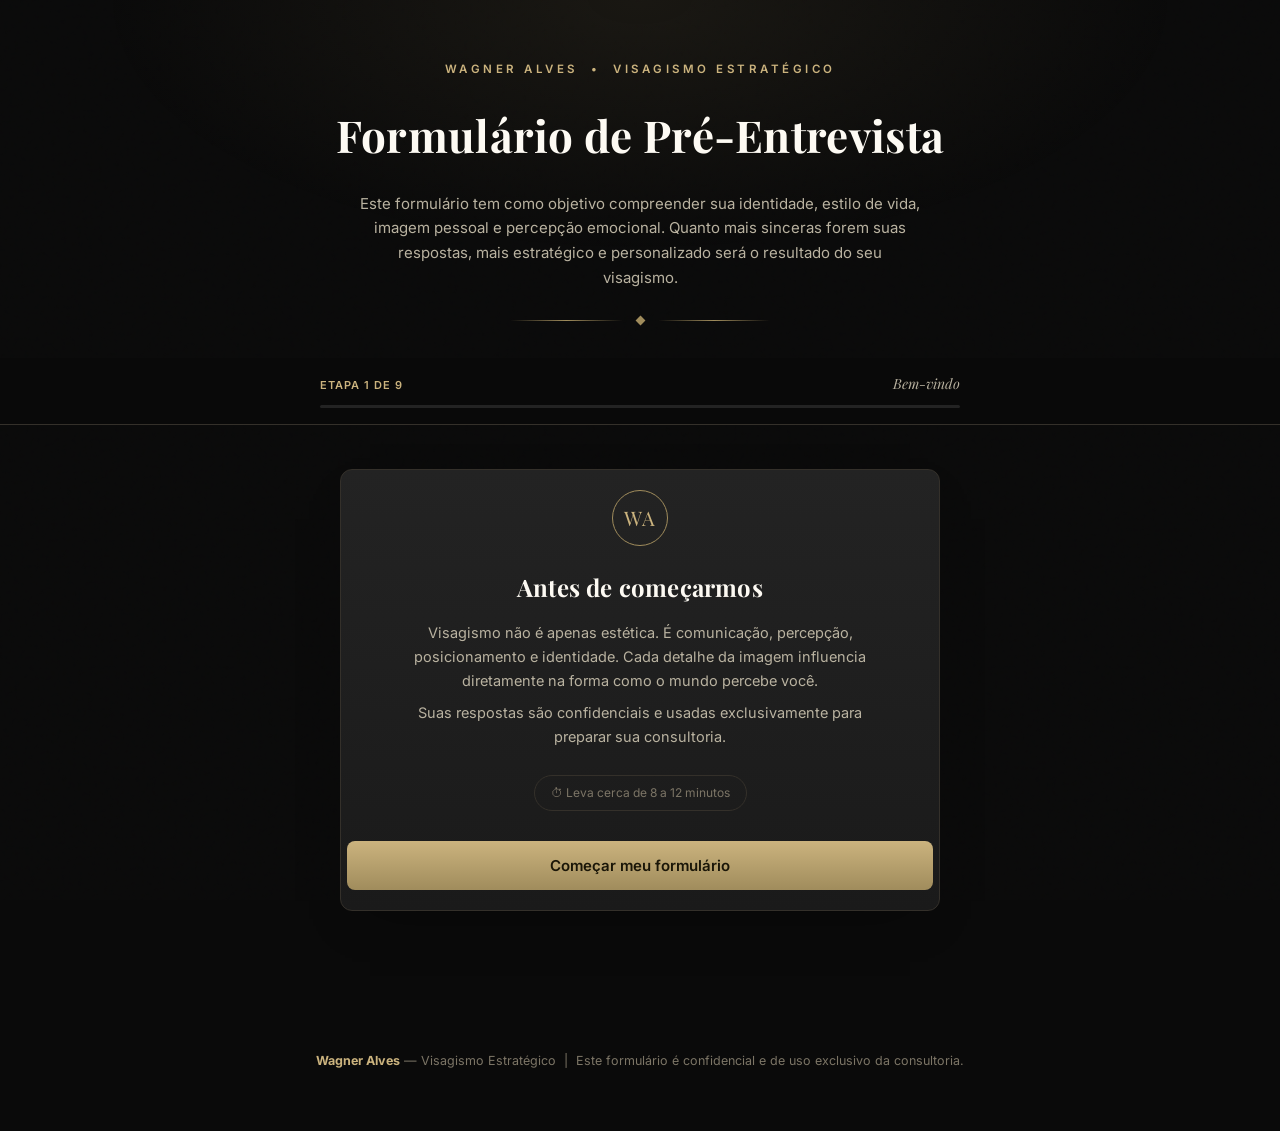
<file: formulario/index.html>
<!DOCTYPE html>
<html lang="pt-BR">
<head>
<meta charset="UTF-8">
<meta name="viewport" content="width=device-width, initial-scale=1.0">
<title>Formulário de Pré-Entrevista — Visagismo | Wagner Alves</title>
<meta name="description" content="Formulário de pré-entrevista para consultoria de visagismo estratégico com Wagner Alves.">
<meta name="robots" content="noindex, nofollow">
<link rel="icon" type="image/png" href="/favicon.png">
<link rel="preconnect" href="https://fonts.googleapis.com">
<link rel="preconnect" href="https://fonts.gstatic.com" crossorigin>
<link href="https://fonts.googleapis.com/css2?family=Playfair+Display:ital,wght@0,500;0,600;0,700;1,500&family=Inter:wght@400;500;600;700&display=swap" rel="stylesheet">
<style>
  :root{
    --preto: #0a0a0a;
    --grafite: #1a1a1a;
    --grafite-claro: #232323;
    --grafite-borda: #34302a;
    --dourado: #a08c5c;
    --dourado-claro: #cbb37e;
    --dourado-escuro: #7d6a45;
    --bege: #f1e4bc;
    --texto-suave: #b9b2a0;
    --texto-fraco: #7c7566;
    --erro: #c17b6f;
    --sombra-ouro: rgba(160,140,92,0.22);
  }
  *{ box-sizing: border-box; }
  html{ scroll-behavior: smooth; }
  body{
    margin:0;
    background: var(--preto);
    color: var(--bege);
    font-family: 'Inter', sans-serif;
    line-height: 1.65;
    position: relative;
    min-height: 100vh;
  }
  a{ color: var(--dourado-claro); }

  /* textura sutil de grão, 100% CSS, sem imagens externas */
  body::before{
    content:"";
    position: fixed; inset: 0; z-index: 0; pointer-events: none;
    opacity: 0.05; mix-blend-mode: overlay;
    background-image: url('data:image/svg+xml,%3Csvg xmlns=%22http://www.w3.org/2000/svg%22 viewBox=%220 0 200 200%22%3E%3Cfilter id=%22n%22%3E%3CfeTurbulence type=%22fractalNoise%22 baseFrequency=%220.85%22 numOctaves=%222%22 stitchTiles=%22stitch%22/%3E%3C/filter%3E%3Crect width=%22100%25%22 height=%22100%25%22 filter=%22url(%23n)%22/%3E%3C/svg%3E');
  }
  body::after{
    content:"";
    position: fixed; inset:0; z-index:0; pointer-events:none;
    background: radial-gradient(ellipse 60% 40% at 50% 0%, rgba(160,140,92,0.10), transparent 70%);
  }

  header.hero, #wizard-shell, main, footer.assinatura{ position:relative; z-index:1; }

  header.hero{
    padding: 60px 24px 34px;
    text-align:center;
  }
  header.hero .marca{
    font-family:'Inter'; letter-spacing: 3.5px; text-transform: uppercase;
    font-size: 11.5px; color: var(--dourado-claro); margin-bottom: 20px;
    font-weight: 600;
  }
  header.hero h1{
    font-family: 'Playfair Display', serif;
    font-size: clamp(28px, 5vw, 44px);
    font-weight: 700;
    margin: 0 0 20px;
    color: #fdfaf3;
    letter-spacing: 0.3px;
  }
  header.hero p{
    max-width: 560px; margin: 0 auto; color: var(--texto-suave); font-size: 15px;
  }

  /* divisor ornamental */
  .divisor{
    display:flex; align-items:center; justify-content:center; gap:14px;
    margin: 26px auto 0; max-width: 260px;
  }
  .divisor .linha{ flex:1; height:1px; background: linear-gradient(90deg, transparent, var(--dourado), transparent); }
  .divisor .diamante{ width:7px; height:7px; background: var(--dourado); transform: rotate(45deg); flex-shrink:0; }

  /* ---------- Stepper / progresso ---------- */
  #wizard-shell{
    position: sticky; top:0; z-index: 20;
    background: rgba(10,10,10,0.88);
    backdrop-filter: blur(10px);
    border-bottom: 1px solid var(--grafite-borda);
    padding: 14px 20px 16px;
  }
  .stepper-info{
    max-width: 640px; margin: 0 auto 10px; display:flex; justify-content:space-between; align-items:baseline;
    font-size: 12.5px;
  }
  .stepper-info #step-label{ color: var(--dourado-claro); letter-spacing:1px; text-transform:uppercase; font-weight:600; font-size:11px; }
  .stepper-info #step-titulo-atual{ color: var(--texto-suave); font-family:'Playfair Display', serif; font-style:italic; font-size:14px; }
  .progress-track{
    max-width: 640px; margin:0 auto; height: 3px; background: var(--grafite-claro); border-radius: 3px; overflow:hidden;
  }
  .progress-fill{
    height:100%; width:0%; border-radius:3px;
    background: linear-gradient(90deg, var(--dourado-escuro), var(--dourado-claro));
    transition: width .45s cubic-bezier(.65,0,.35,1);
  }

  main{ max-width: 640px; margin: 0 auto; padding: 44px 20px 100px; }

  /* ---------- Rascunho ---------- */
  #banner-rascunho{
    display:none;
    background: var(--grafite);
    border: 1px solid var(--dourado);
    border-radius: 10px;
    padding: 18px 20px;
    margin-bottom: 26px;
    font-size: 13.5px;
    color: var(--texto-suave);
  }
  #banner-rascunho strong{ color: var(--bege); }
  #banner-rascunho .acoes{ display:flex; gap:10px; margin-top:12px; }
  #banner-rascunho .acoes button{
    flex:1; padding: 10px 14px; border-radius: 6px; font-size: 13px; font-weight:600; cursor:pointer;
    font-family:'Inter';
  }
  #banner-rascunho .btn-continuar{ background: var(--dourado); color:#1a1608; border:none; }
  #banner-rascunho .btn-limpar{ background:transparent; border:1px solid var(--grafite-borda); color: var(--texto-suave); }

  /* ---------- Steps ---------- */
  .step{ display:none; }
  .step.ativo{ display:block; animation: entrar .5s cubic-bezier(.2,.7,.3,1); }
  @keyframes entrar{
    from{ opacity:0; transform: translateY(14px); }
    to{ opacity:1; transform: translateY(0); }
  }

  .step-card{
    background: linear-gradient(180deg, var(--grafite-claro), var(--grafite));
    border: 1px solid var(--grafite-borda);
    border-radius: 12px;
    padding: 34px 30px;
    box-shadow: 0 20px 50px -30px rgba(0,0,0,0.6);
  }
  .step-card h2{
    font-family: 'Playfair Display', serif;
    color: #fdfaf3;
    font-size: 22px;
    margin: 0 0 6px;
    letter-spacing:0.2px;
  }
  .step-card .subtitulo{
    color: var(--texto-fraco); font-size: 13px; margin: 0 0 26px; padding-bottom:22px;
    border-bottom: 1px solid var(--grafite-borda);
  }

  /* boas-vindas (etapa 0) */
  .tela-boas-vindas{ text-align:center; padding: 20px 6px; }
  .tela-boas-vindas .selo{
    width:56px; height:56px; margin: 0 auto 22px; border-radius:50%;
    border: 1px solid var(--dourado); display:flex; align-items:center; justify-content:center;
    font-family:'Playfair Display', serif; font-size:20px; color: var(--dourado-claro); letter-spacing: 1px;
  }
  .tela-boas-vindas h2{ font-size: 24px; margin-bottom: 14px; }
  .tela-boas-vindas p{ color: var(--texto-suave); font-size: 14.5px; max-width: 460px; margin: 0 auto 8px; }
  .tela-boas-vindas .tempo-estimado{
    display:inline-block; margin-top:18px; font-size:12px; color: var(--texto-fraco);
    border: 1px solid var(--grafite-borda); padding: 7px 16px; border-radius: 999px;
  }

  .campo{ margin-bottom: 24px; }
  .campo:last-child{ margin-bottom: 0; }
  .campo label{
    display:block; font-size: 14px; font-weight: 500; color: var(--bege);
    margin-bottom: 9px;
  }
  .campo .opcional{ color: var(--texto-fraco); font-weight: 400; font-size: 12.5px; }
  .campo input[type="text"],
  .campo input[type="number"],
  .campo textarea{
    width:100%;
    background: rgba(0,0,0,0.22);
    border: 1px solid var(--grafite-borda);
    border-radius: 8px;
    color: var(--bege);
    padding: 12px 14px;
    font-family: 'Inter', sans-serif;
    font-size: 16px;
    line-height: 1.55;
    resize: none;
    overflow: hidden;
    box-shadow: inset 0 1px 3px rgba(0,0,0,0.25);
    transition: border-color .2s, box-shadow .2s;
  }
  .campo textarea{ min-height: 46px; }
  .campo input:focus, .campo textarea:focus{
    outline: none; border-color: var(--dourado);
    box-shadow: inset 0 1px 3px rgba(0,0,0,0.25), 0 0 0 3px var(--sombra-ouro);
  }
  .campo input::placeholder, .campo textarea::placeholder{ color: var(--texto-fraco); opacity: 0.7; }
  .campo.erro input, .campo.erro textarea{ border-color: var(--erro); }
  .campo .aviso-erro{
    display:none; color: var(--erro); font-size:12px; margin-top:6px;
  }
  .campo.erro .aviso-erro{ display:block; }
  .consentimento.erro{ border-color: var(--erro); }
  .campo.erro .chip{ border-color: var(--erro); }

  /* chips (pergunta 4) */
  .chips{ display:flex; flex-wrap: wrap; gap: 10px; margin-bottom: 14px; }
  .chip{
    position:relative; cursor:pointer; user-select:none;
    padding: 9px 18px; border-radius: 999px; font-size: 13.5px; color: var(--texto-suave);
    border: 1px solid var(--grafite-borda); background: var(--preto);
    transition: all .2s ease;
  }
  .chip input{ position:absolute; opacity:0; width:0; height:0; }
  .chip:hover{ border-color: var(--dourado-escuro); color: var(--bege); }
  .chip:has(input:checked){
    background: linear-gradient(180deg, var(--dourado-claro), var(--dourado));
    border-color: var(--dourado); color:#1a1608; font-weight:600;
  }

  .consentimento{
    display:flex; gap: 12px; align-items:flex-start;
    background: rgba(160,140,92,0.07);
    border: 1px solid var(--grafite-borda);
    padding: 17px 18px; border-radius: 9px; margin-bottom: 26px;
  }
  .consentimento input{ margin-top:3px; accent-color: var(--dourado); width:17px; height:17px; flex-shrink:0; }
  .consentimento label{ font-size: 13.5px; color: var(--texto-suave); }

  /* navegação entre etapas */
  .nav-etapa{ display:flex; gap: 12px; margin-top: 30px; }
  .btn{
    display:inline-flex; align-items:center; justify-content:center; gap:8px;
    background: linear-gradient(180deg, var(--dourado-claro), var(--dourado));
    color: #1a1608;
    border:none; border-radius: 8px;
    font-family:'Inter'; font-weight:600; font-size:15px;
    padding: 15px 22px; cursor:pointer; flex:1;
    transition: transform .15s ease, box-shadow .15s ease, filter .15s;
  }
  .btn:hover{ transform: translateY(-1px); box-shadow: 0 10px 26px -8px var(--sombra-ouro); filter: brightness(1.04); }
  .btn:active{ transform: translateY(0); }
  .btn-voltar{
    background: transparent; border: 1px solid var(--grafite-borda); color: var(--texto-suave);
    flex: 0 0 auto; padding: 15px 20px;
  }
  .btn-voltar:hover{ border-color: var(--dourado); color: var(--bege); box-shadow:none; transform:none; }

  .btn-secundario{
    background: transparent;
    border: 1px solid var(--dourado);
    color: var(--dourado-claro);
  }

  .link-discreto{
    display:block; width:100%; text-align:center; margin-top:14px;
    background:none; border:none; color: var(--texto-fraco);
    font-family:'Inter'; font-size:12.5px; text-decoration:underline;
    cursor:pointer; padding:6px;
  }
  .link-discreto:hover{ color: var(--dourado-claro); }

  /* ---------- Pós-envio ---------- */
  .pos-envio{
    display:none;
    text-align:center;
  }
  .pos-envio .selo-ok{
    width:60px; height:60px; margin: 0 auto 22px; border-radius:50%;
    background: linear-gradient(180deg, var(--dourado-claro), var(--dourado));
    display:flex; align-items:center; justify-content:center;
  }
  .pos-envio .selo-ok svg{ width:26px; height:26px; }
  .pos-envio h2{
    font-family:'Playfair Display', serif; color:#fdfaf3; font-size:23px; margin: 0 0 12px;
  }
  .pos-envio p{ color: var(--texto-suave); font-size: 14.5px; margin-bottom: 26px; }
  .pos-envio .acoes{ display:flex; flex-direction:column; gap: 12px; }

  footer.assinatura{
    text-align:center; padding: 40px 20px 60px; color: var(--texto-fraco); font-size: 12.5px;
  }
  footer.assinatura strong{ color: var(--dourado-claro); }

  @media (max-width: 480px){
    .step-card{ padding: 26px 20px; }
    .nav-etapa{ flex-direction: column-reverse; }
    .btn-voltar{ width:100%; }
  }

  /* ---------- Impressão / PDF ---------- */
  #resumo-impressao{ display:none; }

  @media print{
    body::before, body::after{ display:none; }
    body{ background:#fff; color:#111; }
    #wizard-shell, header.hero, main, footer.assinatura{ display:none !important; }
    #resumo-impressao{
      display:block !important;
      max-width: 660px; margin: 0 auto; color:#111; font-family: 'Inter', sans-serif;
    }
    #resumo-impressao .cabecalho-doc{
      display:flex; align-items:baseline; justify-content:space-between;
      border-bottom: 1.5px solid #a08c5c; padding-bottom: 10px; margin-bottom: 16px;
    }
    #resumo-impressao h1{
      font-family:'Playfair Display', serif; font-size: 19px; margin:0; color:#000;
    }
    #resumo-impressao .marca-doc{
      font-size: 10px; letter-spacing: 1.5px; text-transform: uppercase; color:#7d6a45; font-weight:600;
    }
    #resumo-impressao .sub{ color:#666; font-size: 10.5px; text-align:right; white-space:nowrap; }
    #resumo-impressao .dados-pessoais{
      display:grid; grid-template-columns: 1fr 1fr; gap: 5px 24px;
      border: 1px solid #ddd; border-radius: 5px; padding: 10px 14px; margin-bottom: 18px; font-size: 11.5px;
    }
    #resumo-impressao .dados-pessoais strong{ color:#000; }
    #resumo-impressao .perfil-lead{
      display:grid; grid-template-columns: 1fr 1fr; gap: 8px 24px;
      background: rgba(160,140,92,0.08); border: 1.5px solid #a08c5c; border-radius: 6px;
      padding: 11px 14px; margin-bottom: 18px; font-size: 12.5px; color:#000; font-weight:600;
    }
    #resumo-impressao .rotulo-perfil{
      display:block; font-size: 9px; letter-spacing:1px; text-transform:uppercase;
      color:#7d6a45; font-weight:700; margin-bottom: 2px;
    }
    /* Coluna única de propósito: layout em 2 colunas (column-count) tem bug conhecido
       no Chrome ao gerar PDF — respostas longas podem ser cortadas em vez de fluir pra
       próxima página. Coluna única nunca corta texto, só usa mais página se precisar. */
    #resumo-impressao .pergunta{
      margin-bottom: 12px;
      break-inside: avoid; page-break-inside: avoid;
    }
    #resumo-impressao .pergunta h3{
      font-size: 12px; margin: 0 0 4px; color:#000; font-weight:700;
      line-height:1.35;
    }
    #resumo-impressao .pergunta p{
      font-size: 12.5px; margin:0; color:#222; white-space: pre-wrap; line-height:1.5;
    }
    #resumo-impressao .rotulo-resposta{
      color:#a08c5c; font-weight:700; margin-right: 3px;
    }
    #resumo-impressao .rodape-obs{
      margin-top: 18px; padding-top: 10px; border-top: 1px solid #ccc; font-size: 10.5px; color:#666;
    }
    @page{ margin: 13mm 14mm; }
  }
</style>
</head>
<body>

<header class="hero">
  <div class="marca">Wagner Alves &nbsp;•&nbsp; Visagismo Estratégico</div>
  <h1>Formulário de Pré-Entrevista</h1>
  <p>Este formulário tem como objetivo compreender sua identidade, estilo de vida, imagem pessoal
  e percepção emocional. Quanto mais sinceras forem suas respostas, mais estratégico e
  personalizado será o resultado do seu visagismo.</p>
  <div class="divisor"><span class="linha"></span><span class="diamante"></span><span class="linha"></span></div>
</header>

<div id="wizard-shell">
  <div class="stepper-info">
    <span id="step-label">Etapa 1 de 9</span>
    <span id="step-titulo-atual">Bem-vindo</span>
  </div>
  <div class="progress-track"><div class="progress-fill" id="progress-fill"></div></div>
</div>

<main>

  <div id="banner-rascunho">
    <strong>Encontramos respostas salvas de uma visita anterior.</strong> Deseja continuar de onde parou?
    <div class="acoes">
      <button type="button" class="btn-continuar" id="btn-continuar-rascunho">Continuar de onde parei</button>
      <button type="button" class="btn-limpar" id="btn-limpar-rascunho">Começar do zero</button>
    </div>
  </div>

  <form id="form-visagismo" novalidate>

    <!-- ETAPA 0 — BOAS-VINDAS -->
    <section class="step ativo" data-step="0" data-titulo="Bem-vindo">
      <div class="step-card tela-boas-vindas">
        <div class="selo">WA</div>
        <h2>Antes de começarmos</h2>
        <p>Visagismo não é apenas estética. É comunicação, percepção, posicionamento e identidade.
        Cada detalhe da imagem influencia diretamente na forma como o mundo percebe você.</p>
        <p>Suas respostas são confidenciais e usadas exclusivamente para preparar sua consultoria.</p>
        <span class="tempo-estimado">⏱ Leva cerca de 8 a 12 minutos</span>
        <div class="nav-etapa">
          <button type="button" class="btn" data-next>Começar meu formulário</button>
        </div>
      </div>
    </section>

    <!-- ETAPA 1 — DADOS PESSOAIS -->
    <section class="step" data-step="1" data-titulo="Seus dados">
      <div class="step-card">
        <h2>Identificação</h2>
        <p class="subtitulo">Para começar, conte um pouco sobre você.</p>

        <div class="campo">
          <label for="nome">Nome completo</label>
          <input type="text" id="nome" name="nome" required autocomplete="name">
          <div class="aviso-erro">Preencha seu nome.</div>
        </div>
        <div class="campo">
          <label for="idade">Idade</label>
          <input type="number" id="idade" name="idade" min="1" max="120" required inputmode="numeric">
          <div class="aviso-erro">Preencha sua idade.</div>
        </div>
        <div class="campo">
          <label for="profissao">Profissão</label>
          <input type="text" id="profissao" name="profissao" required>
          <div class="aviso-erro">Preencha sua profissão.</div>
        </div>
        <div class="campo">
          <label for="instagram">Instagram <span class="opcional">(opcional)</span></label>
          <input type="text" id="instagram" name="instagram" placeholder="@seuusuario">
        </div>

        <div class="nav-etapa">
          <button type="button" class="btn-voltar" data-back>Voltar</button>
          <button type="button" class="btn" data-next>Próximo</button>
        </div>
      </div>
    </section>

    <!-- ETAPA 2 — MOTIVAÇÃO -->
    <section class="step" data-step="2" data-titulo="Motivação">
      <div class="step-card">
        <h2>Motivação</h2>
        <p class="subtitulo">O que está por trás da sua busca por essa consultoria.</p>

        <div class="campo">
          <label for="p1">1. Qual foi a principal razão que fez você procurar uma consultoria de visagismo neste momento da sua vida?</label>
          <textarea id="p1" name="p1" required placeholder="Escreva sua resposta aqui..."></textarea>
          <div class="aviso-erro">Conte um pouco sobre isso.</div>
        </div>
        <div class="campo">
          <label for="p2">2. Existe alguma situação específica, pessoal ou profissional, que fez você sentir necessidade de mudar sua imagem?</label>
          <textarea id="p2" name="p2" required placeholder="Escreva sua resposta aqui..."></textarea>
          <div class="aviso-erro">Conte um pouco sobre isso.</div>
        </div>
        <div class="campo">
          <label for="p3">3. Alguma pessoa já comentou algo sobre sua aparência que marcou você positiva ou negativamente?</label>
          <textarea id="p3" name="p3" required placeholder="Escreva sua resposta aqui..."></textarea>
          <div class="aviso-erro">Conte um pouco sobre isso.</div>
        </div>

        <div class="nav-etapa">
          <button type="button" class="btn-voltar" data-back>Voltar</button>
          <button type="button" class="btn" data-next>Próximo</button>
        </div>
      </div>
    </section>

    <!-- ETAPA 3 — OBJETIVOS DE IMAGEM -->
    <section class="step" data-step="3" data-titulo="Objetivos de imagem">
      <div class="step-card">
        <h2>Objetivos de imagem</h2>
        <p class="subtitulo">Onde você quer que sua imagem faça mais diferença.</p>

        <div class="campo">
          <label>4. Qual área da sua vida você deseja fortalecer através da sua imagem?</label>
          <div class="chips" role="group" aria-label="Área da vida a fortalecer">
            <label class="chip"><input type="checkbox" name="area" value="Pessoal"><span>Pessoal</span></label>
            <label class="chip"><input type="checkbox" name="area" value="Social"><span>Social</span></label>
            <label class="chip"><input type="checkbox" name="area" value="Profissional"><span>Profissional</span></label>
            <label class="chip"><input type="checkbox" name="area" value="Midiática"><span>Midiática</span></label>
            <label class="chip"><input type="checkbox" name="area" value="Relacionamentos"><span>Relacionamentos</span></label>
          </div>
          <input type="text" id="area_outros" name="area_outros" placeholder="Outros (especifique, se houver)">
        </div>
        <div class="campo">
          <label for="p5">5. Você já pensou em fazer uma mudança radical no cabelo, barba ou estilo? Qual?</label>
          <textarea id="p5" name="p5" required placeholder="Escreva sua resposta aqui..."></textarea>
          <div class="aviso-erro">Conte um pouco sobre isso.</div>
        </div>
        <div class="campo">
          <label for="p6">6. Já se arrependeu de algum corte, barba ou procedimento visual? O que aconteceu?</label>
          <textarea id="p6" name="p6" required placeholder="Escreva sua resposta aqui..."></textarea>
          <div class="aviso-erro">Conte um pouco sobre isso.</div>
        </div>

        <div class="nav-etapa">
          <button type="button" class="btn-voltar" data-back>Voltar</button>
          <button type="button" class="btn" data-next>Próximo</button>
        </div>
      </div>
    </section>

    <!-- ETAPA 4 — VIDA PROFISSIONAL -->
    <section class="step" data-step="4" data-titulo="Vida profissional">
      <div class="step-card">
        <h2>Vida profissional e objetivos</h2>
        <p class="subtitulo">Onde você está hoje e onde quer chegar.</p>

        <div class="campo">
          <label for="p7">7. Onde você trabalha atualmente e como deseja ser percebido no seu ambiente profissional?</label>
          <textarea id="p7" name="p7" required placeholder="Escreva sua resposta aqui..."></textarea>
          <div class="aviso-erro">Conte um pouco sobre isso.</div>
        </div>
        <div class="campo">
          <label for="p8">8. Quais são seus maiores objetivos de vida hoje? Qual posição, cargo ou estilo de vida você deseja alcançar no futuro?</label>
          <textarea id="p8" name="p8" required placeholder="Escreva sua resposta aqui..."></textarea>
          <div class="aviso-erro">Conte um pouco sobre isso.</div>
        </div>
        <div class="campo">
          <label for="p9">9. Como você imagina sua aparência no auge do seu sucesso? Descreva roupas, cabelo, barba, postura e energia que gostaria de transmitir.</label>
          <textarea id="p9" name="p9" required placeholder="Escreva sua resposta aqui..."></textarea>
          <div class="aviso-erro">Conte um pouco sobre isso.</div>
        </div>

        <div class="nav-etapa">
          <button type="button" class="btn-voltar" data-back>Voltar</button>
          <button type="button" class="btn" data-next>Próximo</button>
        </div>
      </div>
    </section>

    <!-- ETAPA 5 — AUTOPERCEPÇÃO -->
    <section class="step" data-step="5" data-titulo="Autopercepção">
      <div class="step-card">
        <h2>Autopercepção e rotina</h2>
        <p class="subtitulo">Como você se vê e como vive o seu dia a dia.</p>

        <div class="campo">
          <label for="p10">10. Existe alguma característica do seu rosto, cabelo ou barba que incomoda você? Já recebeu apelidos, julgamentos ou interpretações erradas sobre sua aparência?</label>
          <textarea id="p10" name="p10" required placeholder="Escreva sua resposta aqui..."></textarea>
          <div class="aviso-erro">Conte um pouco sobre isso.</div>
        </div>
        <div class="campo">
          <label for="p11">11. Como é sua rotina semanal? Cite trabalho, lazer, esportes, eventos sociais, igreja, viagens e todos os ambientes que você frequenta.</label>
          <textarea id="p11" name="p11" required placeholder="Escreva sua resposta aqui..."></textarea>
          <div class="aviso-erro">Conte um pouco sobre isso.</div>
        </div>
        <div class="campo">
          <label for="p12">12. O que você deseja transmitir através da sua imagem hoje?</label>
          <textarea id="p12" name="p12" required placeholder="Escreva sua resposta aqui..."></textarea>
          <div class="aviso-erro">Conte um pouco sobre isso.</div>
        </div>

        <div class="nav-etapa">
          <button type="button" class="btn-voltar" data-back>Voltar</button>
          <button type="button" class="btn" data-next>Próximo</button>
        </div>
      </div>
    </section>

    <!-- ETAPA 6 — REFERÊNCIAS -->
    <section class="step" data-step="6" data-titulo="Referências e futuro">
      <div class="step-card">
        <h2>Referências e visão de futuro</h2>
        <p class="subtitulo">Suas inspirações e o resultado que você busca.</p>

        <div class="campo">
          <label for="p13">13. Quais pessoas inspiram você visualmente? (artistas, empresários, atletas, líderes, personagens etc.)</label>
          <textarea id="p13" name="p13" required placeholder="Escreva sua resposta aqui..."></textarea>
          <div class="aviso-erro">Conte um pouco sobre isso.</div>
        </div>
        <div class="campo">
          <label for="p14">14. Você acredita que sua imagem atual representa quem você realmente é? Explique.</label>
          <textarea id="p14" name="p14" required placeholder="Escreva sua resposta aqui..."></textarea>
          <div class="aviso-erro">Conte um pouco sobre isso.</div>
        </div>
        <div class="campo">
          <label for="p15">15. Se sua imagem pudesse abrir portas para você, quais portas gostaria que ela abrisse?</label>
          <textarea id="p15" name="p15" required placeholder="Escreva sua resposta aqui..."></textarea>
          <div class="aviso-erro">Conte um pouco sobre isso.</div>
        </div>
        <div class="campo">
          <label for="p16">16. O que seria um resultado perfeito para você após essa consultoria de visagismo?</label>
          <textarea id="p16" name="p16" required placeholder="Escreva sua resposta aqui..."></textarea>
          <div class="aviso-erro">Conte um pouco sobre isso.</div>
        </div>

        <div class="nav-etapa">
          <button type="button" class="btn-voltar" data-back>Voltar</button>
          <button type="button" class="btn" data-next>Próximo</button>
        </div>
      </div>
    </section>

    <!-- ETAPA 7 — NÍVEL DE INTERESSE -->
    <section class="step" data-step="7" data-titulo="Nível de interesse">
      <div class="step-card">
        <h2>Só mais duas perguntas</h2>
        <p class="subtitulo">Isso ajuda a priorizar seu atendimento corretamente.</p>

        <div class="campo">
          <label>17. Qual dessas frases descreve melhor você agora?</label>
          <div class="chips" role="radiogroup" aria-label="Nível de interesse">
            <label class="chip"><input type="radio" name="nivel_interesse" value="Já decidi investir na minha imagem e quero agendar minha consultoria" required><span>Já decidi investir na minha imagem e quero agendar</span></label>
            <label class="chip"><input type="radio" name="nivel_interesse" value="Tenho interesse real, mas quero entender melhor antes de decidir"><span>Tenho interesse real, mas quero entender melhor antes</span></label>
            <label class="chip"><input type="radio" name="nivel_interesse" value="Estou apenas pesquisando por curiosidade"><span>Estou apenas pesquisando por curiosidade</span></label>
          </div>
          <div class="aviso-erro">Escolha uma opção.</div>
        </div>

        <div class="campo">
          <label>18. Quando você gostaria de começar sua consultoria?</label>
          <div class="chips" role="radiogroup" aria-label="Prazo desejado">
            <label class="chip"><input type="radio" name="prazo_desejado" value="O quanto antes" required><span>O quanto antes</span></label>
            <label class="chip"><input type="radio" name="prazo_desejado" value="Nos próximos 30 dias"><span>Nos próximos 30 dias</span></label>
            <label class="chip"><input type="radio" name="prazo_desejado" value="Ainda não tenho prazo definido"><span>Ainda não tenho prazo definido</span></label>
          </div>
          <div class="aviso-erro">Escolha uma opção.</div>
        </div>

        <div class="nav-etapa">
          <button type="button" class="btn-voltar" data-back>Voltar</button>
          <button type="button" class="btn" data-next>Próximo</button>
        </div>
      </div>
    </section>

    <!-- ETAPA 8 — CONSENTIMENTO E ENVIO -->
    <section class="step" data-step="8" data-titulo="Finalizar">
      <div class="step-card">
        <h2>Quase lá</h2>
        <p class="subtitulo">Confirme abaixo e envie suas respostas para o Wagner.</p>

        <div class="consentimento">
          <input type="checkbox" id="consentimento" name="consentimento" required>
          <label for="consentimento">Autorizo o uso destas informações exclusivamente para fins da minha consultoria de visagismo com Wagner Alves, de forma confidencial.</label>
        </div>

        <div id="mensagem-validacao" style="display:none; color:var(--erro); background:rgba(193,123,111,0.1); border:1px solid rgba(193,123,111,0.4); padding:12px 16px; border-radius:8px; font-size:14px; margin-bottom:20px;">
          Por favor, preencha todos os campos obrigatórios antes de enviar.
        </div>

        <div class="nav-etapa">
          <button type="button" class="btn-voltar" data-back>Voltar</button>
          <button type="button" id="btn-enviar-whatsapp" class="btn">Enviar minhas respostas pelo WhatsApp</button>
        </div>
        <button type="button" id="btn-preferir-pdf" class="link-discreto">Prefiro gerar um PDF e enviar por e-mail</button>
      </div>
    </section>

  </form>

  <div class="pos-envio" id="pos-envio">
    <div class="step-card">
      <div class="selo-ok">
        <svg viewBox="0 0 24 24" fill="none"><path d="M4 12.5L9.5 18L20 6" stroke="#1a1608" stroke-width="2.5" stroke-linecap="round" stroke-linejoin="round"/></svg>
      </div>

      <div id="pos-envio-whatsapp">
        <h2>Prontinho!</h2>
        <p>O WhatsApp deve abrir com sua mensagem já pronta, com todas as suas respostas.
        É só conferir e apertar em <strong>enviar</strong>.</p>
        <div class="acoes">
          <a class="btn" id="link-whatsapp-direto" href="#" target="_blank" rel="noopener">Abrir WhatsApp novamente</a>
          <button type="button" class="btn-voltar" id="btn-preferir-pdf-2" style="width:100%;">Prefiro gerar um PDF em vez disso</button>
        </div>
      </div>

      <div id="pos-envio-pdf" style="display:none;">
        <div id="aviso-fallback-pdf" style="display:none; background:rgba(193,123,111,0.1); border:1px solid rgba(193,123,111,0.4); color:var(--erro); padding:12px 16px; border-radius:8px; font-size:13.5px; margin-bottom:18px; text-align:left;">
          Suas respostas ficaram longas demais para enviar direto pelo WhatsApp com segurança (o link poderia cortar parte do texto). Por isso, geramos um PDF — assim nada se perde.
        </div>
        <h2>PDF pronto para salvar</h2>
        <p>A janela de impressão do seu navegador foi aberta. Escolha <strong>"Salvar como PDF"</strong>
        (ou "Microsoft Print to PDF") para baixar o arquivo. Depois, envie o PDF salvo para o Wagner
        por um dos canais abaixo.</p>
        <div class="acoes">
          <a class="btn btn-secundario" id="link-whatsapp" href="#" target="_blank" rel="noopener">Abrir WhatsApp para enviar o PDF</a>
          <a class="btn btn-secundario" id="link-email" href="#">Abrir e-mail para enviar o PDF</a>
          <button type="button" class="btn btn-secundario" id="btn-imprimir-novamente">Abrir novamente a janela de impressão</button>
        </div>
      </div>

      <button type="button" class="btn-voltar" id="btn-reiniciar" style="width:100%; margin-top:14px;">Preencher novamente do zero</button>
    </div>
  </div>
</main>

<footer class="assinatura">
  <strong>Wagner Alves</strong> — Visagismo Estratégico &nbsp;|&nbsp; Este formulário é confidencial e de uso exclusivo da consultoria.
</footer>

<!-- Conteúdo usado apenas na impressão/PDF -->
<div id="resumo-impressao"></div>

<script>
/* ======================================================
   CONFIGURAÇÃO
   ====================================================== */
const CONFIG = {
  whatsappNumero: "5541999682982",
  emailContato: "Wagnerbarbeiro15@gmail.com"
};
const CHAVE_RASCUNHO = "visagismo-pre-entrevista-rascunho-v1";
/* ====================================================== */

const form = document.getElementById('form-visagismo');
const steps = Array.from(document.querySelectorAll('.step'));
const progressFill = document.getElementById('progress-fill');
const stepLabel = document.getElementById('step-label');
const stepTituloAtual = document.getElementById('step-titulo-atual');
const mensagemValidacao = document.getElementById('mensagem-validacao');
const posEnvio = document.getElementById('pos-envio');
let indiceAtual = 0;

function atualizarStepper(){
  stepLabel.textContent = 'Etapa ' + (indiceAtual + 1) + ' de ' + steps.length;
  stepTituloAtual.textContent = steps[indiceAtual].dataset.titulo || '';
  progressFill.style.width = (indiceAtual / (steps.length - 1)) * 100 + '%';
}

function irParaEtapa(indice){
  steps.forEach((s, i) => s.classList.toggle('ativo', i === indice));
  indiceAtual = indice;
  atualizarStepper();
  // Recalcula a altura das textareas desta etapa: se valores foram restaurados
  // de um rascunho enquanto a etapa estava oculta, a altura ficaria travada em 0.
  steps[indice].querySelectorAll('textarea').forEach(ajustarAltura);

  // Não pula pro topo absoluto da página (isso obrigaria o cliente a rolar de
  // novo pelo cabeçalho toda vez). Só reposiciona o mínimo necessário pra deixar
  // o topo da etapa logo abaixo da barra fixa de progresso.
  const alturaCabecalho = document.getElementById('wizard-shell').offsetHeight;
  const topoAlvo = steps[indice].getBoundingClientRect().top + window.scrollY - alturaCabecalho - 16;
  if(Math.abs(window.scrollY - topoAlvo) > 4){
    window.scrollTo({ top: Math.max(topoAlvo, 0), behavior: 'smooth' });
  }
}

function validarEtapa(indice){
  const etapa = steps[indice];
  const campos = Array.from(etapa.querySelectorAll('input[required], textarea[required]'));
  let valido = true;
  let primeiroInvalido = null;

  campos.forEach(campo => {
    const wrapper = campo.closest('.campo, .consentimento');
    let ok;
    if(campo.type === 'radio'){
      ok = etapa.querySelector('input[name="' + campo.name + '"]:checked') !== null;
    } else if(campo.type === 'checkbox'){
      ok = campo.checked;
    } else {
      ok = campo.value.trim() !== '';
    }
    if(wrapper){ wrapper.classList.toggle('erro', !ok); }
    if(!ok){
      valido = false;
      if(!primeiroInvalido) primeiroInvalido = campo;
    }
  });

  if(!valido && primeiroInvalido){
    primeiroInvalido.focus();
  }
  return valido;
}

document.querySelectorAll('[data-next]').forEach(btn => {
  btn.addEventListener('click', () => {
    if(!validarEtapa(indiceAtual)) return;
    if(indiceAtual < steps.length - 1) irParaEtapa(indiceAtual + 1);
  });
});
document.querySelectorAll('[data-back]').forEach(btn => {
  btn.addEventListener('click', () => {
    if(indiceAtual > 0) irParaEtapa(indiceAtual - 1);
  });
});

/* Textareas que crescem sozinhas */
function ajustarAltura(el){
  el.style.height = 'auto';
  el.style.height = el.scrollHeight + 'px';
}
document.querySelectorAll('textarea').forEach(el => {
  el.addEventListener('input', () => ajustarAltura(el));
});

/* Remove estado de erro assim que o campo é preenchido */
form.addEventListener('input', e => {
  const wrapper = e.target.closest('.campo');
  if(wrapper && wrapper.classList.contains('erro')){
    const ok = e.target.value.trim() !== '';
    if(ok) wrapper.classList.remove('erro');
  }
});
form.addEventListener('change', e => {
  if(e.target.type === 'checkbox'){
    const wrapper = e.target.closest('.consentimento');
    if(wrapper && e.target.checked) wrapper.classList.remove('erro');
  }
  if(e.target.type === 'radio' && e.target.checked){
    const wrapper = e.target.closest('.campo');
    if(wrapper) wrapper.classList.remove('erro');
  }
});

/* `label` = pergunta por extenso, usada no PDF (que não tem restrição de tamanho).
   `curta` = mesma pergunta condensada, usada na mensagem do WhatsApp: preserva o
   contexto de cada resposta sem estourar o tamanho da URL do wa.me. As 16 perguntas
   por extenso custariam sozinhas ~2.400 caracteres codificados, antes de qualquer
   resposta — por isso a versão curta. */
const perguntas = [
  { id: 'p1', curta: 'Razão de buscar visagismo agora', label: '1. Qual foi a principal razão que fez você procurar uma consultoria de visagismo neste momento da sua vida?' },
  { id: 'p2', curta: 'Situação que gerou a necessidade de mudar', label: '2. Existe alguma situação específica, pessoal ou profissional, que fez você sentir necessidade de mudar sua imagem?' },
  { id: 'p3', curta: 'Comentário sobre a aparência que marcou', label: '3. Alguma pessoa já comentou algo sobre sua aparência que marcou você positiva ou negativamente?' },
  { id: 'area', curta: 'Áreas da vida a fortalecer', label: '4. Qual área da sua vida você deseja fortalecer através da sua imagem?' },
  { id: 'p5', curta: 'Mudança radical que já pensou', label: '5. Você já pensou em fazer uma mudança radical no cabelo, barba ou estilo? Qual?' },
  { id: 'p6', curta: 'Arrependimento com corte/barba/procedimento', label: '6. Já se arrependeu de algum corte, barba ou procedimento visual? O que aconteceu?' },
  { id: 'p7', curta: 'Trabalho e como quer ser percebido', label: '7. Onde você trabalha atualmente e como deseja ser percebido no seu ambiente profissional?' },
  { id: 'p8', curta: 'Objetivos de vida e onde quer chegar', label: '8. Quais são seus maiores objetivos de vida hoje? Qual posição, cargo ou estilo de vida você deseja alcançar no futuro?' },
  { id: 'p9', curta: 'Aparência no auge do sucesso', label: '9. Como você imagina sua aparência no auge do seu sucesso? Descreva roupas, cabelo, barba, postura e energia que gostaria de transmitir.' },
  { id: 'p10', curta: 'O que incomoda no rosto/cabelo/barba', label: '10. Existe alguma característica do seu rosto, cabelo ou barba que incomoda você? Já recebeu apelidos, julgamentos ou interpretações erradas sobre sua aparência?' },
  { id: 'p11', curta: 'Rotina semanal e ambientes que frequenta', label: '11. Como é sua rotina semanal? Cite trabalho, lazer, esportes, eventos sociais, igreja, viagens e todos os ambientes que você frequenta.' },
  { id: 'p12', curta: 'O que quer transmitir hoje', label: '12. O que você deseja transmitir através da sua imagem hoje?' },
  { id: 'p13', curta: 'Referências visuais que inspiram', label: '13. Quais pessoas inspiram você visualmente? (artistas, empresários, atletas, líderes, personagens etc.)' },
  { id: 'p14', curta: 'A imagem atual representa quem é', label: '14. Você acredita que sua imagem atual representa quem você realmente é? Explique.' },
  { id: 'p15', curta: 'Portas que a imagem deve abrir', label: '15. Se sua imagem pudesse abrir portas para você, quais portas gostaria que ela abrisse?' },
  { id: 'p16', curta: 'Resultado perfeito após a consultoria', label: '16. O que seria um resultado perfeito para você após essa consultoria de visagismo?' }
];

function escapeHtml(str){
  return String(str).replace(/&/g,'&amp;').replace(/</g,'&lt;').replace(/>/g,'&gt;');
}

/* ---------- Rascunho automático ---------- */
function coletarDados(){
  const dados = {};
  form.querySelectorAll('input[type="text"], input[type="number"], textarea').forEach(el => {
    dados[el.id] = el.value;
  });
  dados.area = Array.from(document.querySelectorAll('input[name="area"]:checked')).map(el => el.value);
  dados.consentimento = document.getElementById('consentimento').checked;
  const nivelEl = document.querySelector('input[name="nivel_interesse"]:checked');
  const prazoEl = document.querySelector('input[name="prazo_desejado"]:checked');
  dados.nivel_interesse = nivelEl ? nivelEl.value : '';
  dados.prazo_desejado = prazoEl ? prazoEl.value : '';
  return dados;
}

let temporizadorSalvar = null;
function salvarRascunho(){
  clearTimeout(temporizadorSalvar);
  temporizadorSalvar = setTimeout(() => {
    try{ localStorage.setItem(CHAVE_RASCUNHO, JSON.stringify(coletarDados())); }catch(e){}
  }, 400);
}
form.addEventListener('input', salvarRascunho);
form.addEventListener('change', salvarRascunho);

function restaurarDados(dados){
  Object.keys(dados).forEach(chave => {
    if(chave === 'area' || chave === 'consentimento' || chave === 'nivel_interesse' || chave === 'prazo_desejado') return;
    const el = document.getElementById(chave);
    if(el){ el.value = dados[chave]; ajustarAltura(el); }
  });
  if(Array.isArray(dados.area)){
    document.querySelectorAll('input[name="area"]').forEach(cb => {
      cb.checked = dados.area.includes(cb.value);
    });
  }
  if(dados.consentimento){ document.getElementById('consentimento').checked = true; }
  if(dados.nivel_interesse){
    document.querySelectorAll('input[name="nivel_interesse"]').forEach(r => {
      r.checked = (r.value === dados.nivel_interesse);
    });
  }
  if(dados.prazo_desejado){
    document.querySelectorAll('input[name="prazo_desejado"]').forEach(r => {
      r.checked = (r.value === dados.prazo_desejado);
    });
  }
}

(function verificarRascunho(){
  let salvo;
  try{ salvo = JSON.parse(localStorage.getItem(CHAVE_RASCUNHO) || 'null'); }catch(e){ salvo = null; }
  if(salvo && (salvo.nome || salvo.p1)){
    document.getElementById('banner-rascunho').style.display = 'block';
    document.getElementById('btn-continuar-rascunho').addEventListener('click', () => {
      restaurarDados(salvo);
      document.getElementById('banner-rascunho').style.display = 'none';
      irParaEtapa(1);
    });
    document.getElementById('btn-limpar-rascunho').addEventListener('click', () => {
      localStorage.removeItem(CHAVE_RASCUNHO);
      document.getElementById('banner-rascunho').style.display = 'none';
    });
  }
})();

/* ---------- Geração do PDF ---------- */
function montarResumo(){
  const nome = document.getElementById('nome').value.trim();
  const idade = document.getElementById('idade').value.trim();
  const profissao = document.getElementById('profissao').value.trim();
  const instagram = document.getElementById('instagram').value.trim();

  const areasMarcadas = Array.from(document.querySelectorAll('input[name="area"]:checked')).map(el => el.value);
  const areaOutros = document.getElementById('area_outros').value.trim();
  if(areaOutros){ areasMarcadas.push(areaOutros); }
  const areasTexto = areasMarcadas.length ? areasMarcadas.join(', ') : '—';

  const dataHoje = new Date().toLocaleDateString('pt-BR');

  const nivelInteresseEl = document.querySelector('input[name="nivel_interesse"]:checked');
  const prazoDesejadoEl = document.querySelector('input[name="prazo_desejado"]:checked');
  const nivelInteresse = nivelInteresseEl ? nivelInteresseEl.value : '—';
  const prazoDesejado = prazoDesejadoEl ? prazoDesejadoEl.value : '—';

  let html = '';
  html += '<div class="cabecalho-doc">';
  html += '<div><div class="marca-doc">Wagner Alves · Visagismo Estratégico</div><h1>Formulário de Pré-Entrevista</h1></div>';
  html += '<div class="sub">Gerado em<br>' + dataHoje + '</div>';
  html += '</div>';
  html += '<div class="dados-pessoais">';
  html += '<div><strong>Nome:</strong> ' + escapeHtml(nome) + '</div>';
  html += '<div><strong>Idade:</strong> ' + escapeHtml(idade) + '</div>';
  html += '<div><strong>Profissão:</strong> ' + escapeHtml(profissao) + '</div>';
  html += '<div><strong>Instagram:</strong> ' + (instagram ? escapeHtml(instagram) : '—') + '</div>';
  html += '</div>';

  html += '<div class="perfil-lead">';
  html += '<div><span class="rotulo-perfil">Nível de interesse</span>' + escapeHtml(nivelInteresse) + '</div>';
  html += '<div><span class="rotulo-perfil">Prazo desejado</span>' + escapeHtml(prazoDesejado) + '</div>';
  html += '</div>';

  perguntas.forEach(p => {
    let resposta;
    if(p.id === 'area'){
      resposta = areasTexto;
    } else {
      resposta = document.getElementById(p.id).value.trim() || '—';
    }
    html += '<div class="pergunta"><h3>' + escapeHtml(p.label) + '</h3><p><span class="rotulo-resposta">R:</span>' + escapeHtml(resposta) + '</p></div>';
  });

  html += '<div class="rodape-obs"><strong>Observação estratégica:</strong> Visagismo não é apenas estética. ';
  html += 'É comunicação, percepção, posicionamento e identidade. Cada detalhe da imagem influencia ';
  html += 'diretamente na forma como o mundo percebe você.</div>';

  document.getElementById('resumo-impressao').innerHTML = html;

  const nomeArquivo = nome ? ('Pre-entrevista - ' + nome) : 'Pre-entrevista - Visagismo';
  document.title = nomeArquivo;
}

function todasEtapasValidas(){
  for(let i = 1; i < steps.length; i++){
    if(!validarEtapa(i)){ irParaEtapa(i); return false; }
  }
  return true;
}

/* O limite real de risco é no tamanho da URL final (https://wa.me/...?text=TEXTO-CODIFICADO),
   não no texto puro digitado pelo cliente — acentos do português (ção, ã, é...) inflam o
   texto em ~1.5x quando viram %XX na URL.

   O WhatsApp não publica limite para o parâmetro ?text (a mensagem em si aceita 65.536
   caracteres). O teto de 2083 usado antes aqui é herança do Internet Explorer e não se
   aplica a navegador de celular moderno — mas a URL ainda passa por servidor e por intent
   do Android, então mantemos um teto conservador com folga larga. Se estourar, o formulário
   cai sozinho no PDF (que leva as perguntas por extenso), então errar para cima degrada a
   experiência em vez de perder resposta. */
const LIMITE_URL_WHATSAPP = 4000;

function montarTextoPlano(){
  const nome = document.getElementById('nome').value.trim();
  const idade = document.getElementById('idade').value.trim();
  const profissao = document.getElementById('profissao').value.trim();
  const instagram = document.getElementById('instagram').value.trim();

  const areasMarcadas = Array.from(document.querySelectorAll('input[name="area"]:checked')).map(el => el.value);
  const areaOutros = document.getElementById('area_outros').value.trim();
  if(areaOutros){ areasMarcadas.push(areaOutros); }
  const areasTexto = areasMarcadas.length ? areasMarcadas.join(', ') : '—';

  const nivelEl = document.querySelector('input[name="nivel_interesse"]:checked');
  const prazoEl = document.querySelector('input[name="prazo_desejado"]:checked');

  // Os asteriscos viram negrito no WhatsApp: separam visualmente a pergunta da
  // resposta na conversa, sem custar quase nada no tamanho da URL.
  let texto = '*FORMULÁRIO DE PRÉ-ENTREVISTA — VISAGISMO*\n';
  texto += 'Wagner Alves · Visagismo Estratégico\n\n';
  texto += 'Nome: ' + nome + '\n';
  texto += 'Idade: ' + idade + '\n';
  texto += 'Profissão: ' + profissao + '\n';
  texto += 'Instagram: ' + (instagram || '—') + '\n\n';
  texto += 'Nível de interesse: ' + (nivelEl ? nivelEl.value : '—') + '\n';
  texto += 'Prazo desejado: ' + (prazoEl ? prazoEl.value : '—') + '\n\n';

  perguntas.forEach((p, i) => {
    let resposta;
    if(p.id === 'area'){ resposta = areasTexto; }
    else{ resposta = document.getElementById(p.id).value.trim() || '—'; }
    texto += '*' + (i + 1) + '. ' + p.curta + '*\n' + resposta + '\n\n';
  });

  return texto.trim();
}

function mostrarPosEnvio(modo){
  document.querySelector('main > form').style.display = 'none';
  document.getElementById('pos-envio-whatsapp').style.display = (modo === 'whatsapp') ? 'block' : 'none';
  document.getElementById('pos-envio-pdf').style.display = (modo === 'pdf') ? 'block' : 'none';
  posEnvio.style.display = 'block';
  posEnvio.scrollIntoView({ behavior: 'smooth', block: 'start' });
}

function enviarPorWhatsapp(){
  mensagemValidacao.style.display = 'none';

  if(!validarEtapa(indiceAtual) || !todasEtapasValidas()){
    mensagemValidacao.style.display = 'block';
    return;
  }

  const texto = montarTextoPlano();
  const textoCodificado = encodeURIComponent(texto);

  if(textoCodificado.length > LIMITE_URL_WHATSAPP){
    gerarPdf(true);
    return;
  }

  try{ localStorage.removeItem(CHAVE_RASCUNHO); }catch(e){}

  const url = 'https://wa.me/' + CONFIG.whatsappNumero + '?text=' + textoCodificado;
  document.getElementById('link-whatsapp-direto').href = url;
  window.open(url, '_blank');

  mostrarPosEnvio('whatsapp');
}

function gerarPdf(viaFallback){
  mensagemValidacao.style.display = 'none';

  if(!validarEtapa(indiceAtual) || !todasEtapasValidas()){
    mensagemValidacao.style.display = 'block';
    return;
  }

  montarResumo();
  window.print();

  try{ localStorage.removeItem(CHAVE_RASCUNHO); }catch(e){}

  const nome = document.getElementById('nome').value.trim();
  const nivelEl = document.querySelector('input[name="nivel_interesse"]:checked');
  const prazoEl = document.querySelector('input[name="prazo_desejado"]:checked');
  const linhaPerfil = (nivelEl ? '\n• Nível de interesse: ' + nivelEl.value : '') +
                      (prazoEl ? '\n• Prazo desejado: ' + prazoEl.value : '');
  const mensagem = 'Olá Wagner! Segue em anexo o meu formulário de pré-entrevista de visagismo (' + (nome || 'PDF') + ').' + linhaPerfil;

  document.getElementById('link-whatsapp').href =
    'https://wa.me/' + CONFIG.whatsappNumero + '?text=' + encodeURIComponent(mensagem);

  document.getElementById('link-email').href =
    'mailto:' + CONFIG.emailContato +
    '?subject=' + encodeURIComponent('Formulário de Pré-Entrevista - Visagismo - ' + (nome || '')) +
    '&body=' + encodeURIComponent(mensagem + '\n\n(Não esqueça de anexar o PDF salvo antes de enviar.)');

  document.getElementById('aviso-fallback-pdf').style.display = viaFallback ? 'block' : 'none';

  mostrarPosEnvio('pdf');
}

document.getElementById('btn-enviar-whatsapp').addEventListener('click', enviarPorWhatsapp);
document.getElementById('btn-preferir-pdf').addEventListener('click', () => gerarPdf(false));
document.getElementById('btn-preferir-pdf-2').addEventListener('click', () => gerarPdf(false));
document.getElementById('btn-imprimir-novamente').addEventListener('click', () => {
  montarResumo();
  window.print();
});

document.getElementById('btn-reiniciar').addEventListener('click', () => {
  form.reset();
  document.querySelectorAll('.campo.erro, .consentimento.erro').forEach(el => el.classList.remove('erro'));
  document.querySelectorAll('textarea').forEach(el => { el.style.height = ''; });
  try{ localStorage.removeItem(CHAVE_RASCUNHO); }catch(e){}
  document.title = 'Formulário de Pré-Entrevista — Visagismo | Wagner Alves';
  document.querySelector('main > form').style.display = '';
  posEnvio.style.display = 'none';
  irParaEtapa(0);
});

atualizarStepper();
</script>

</body>
</html>
</file>
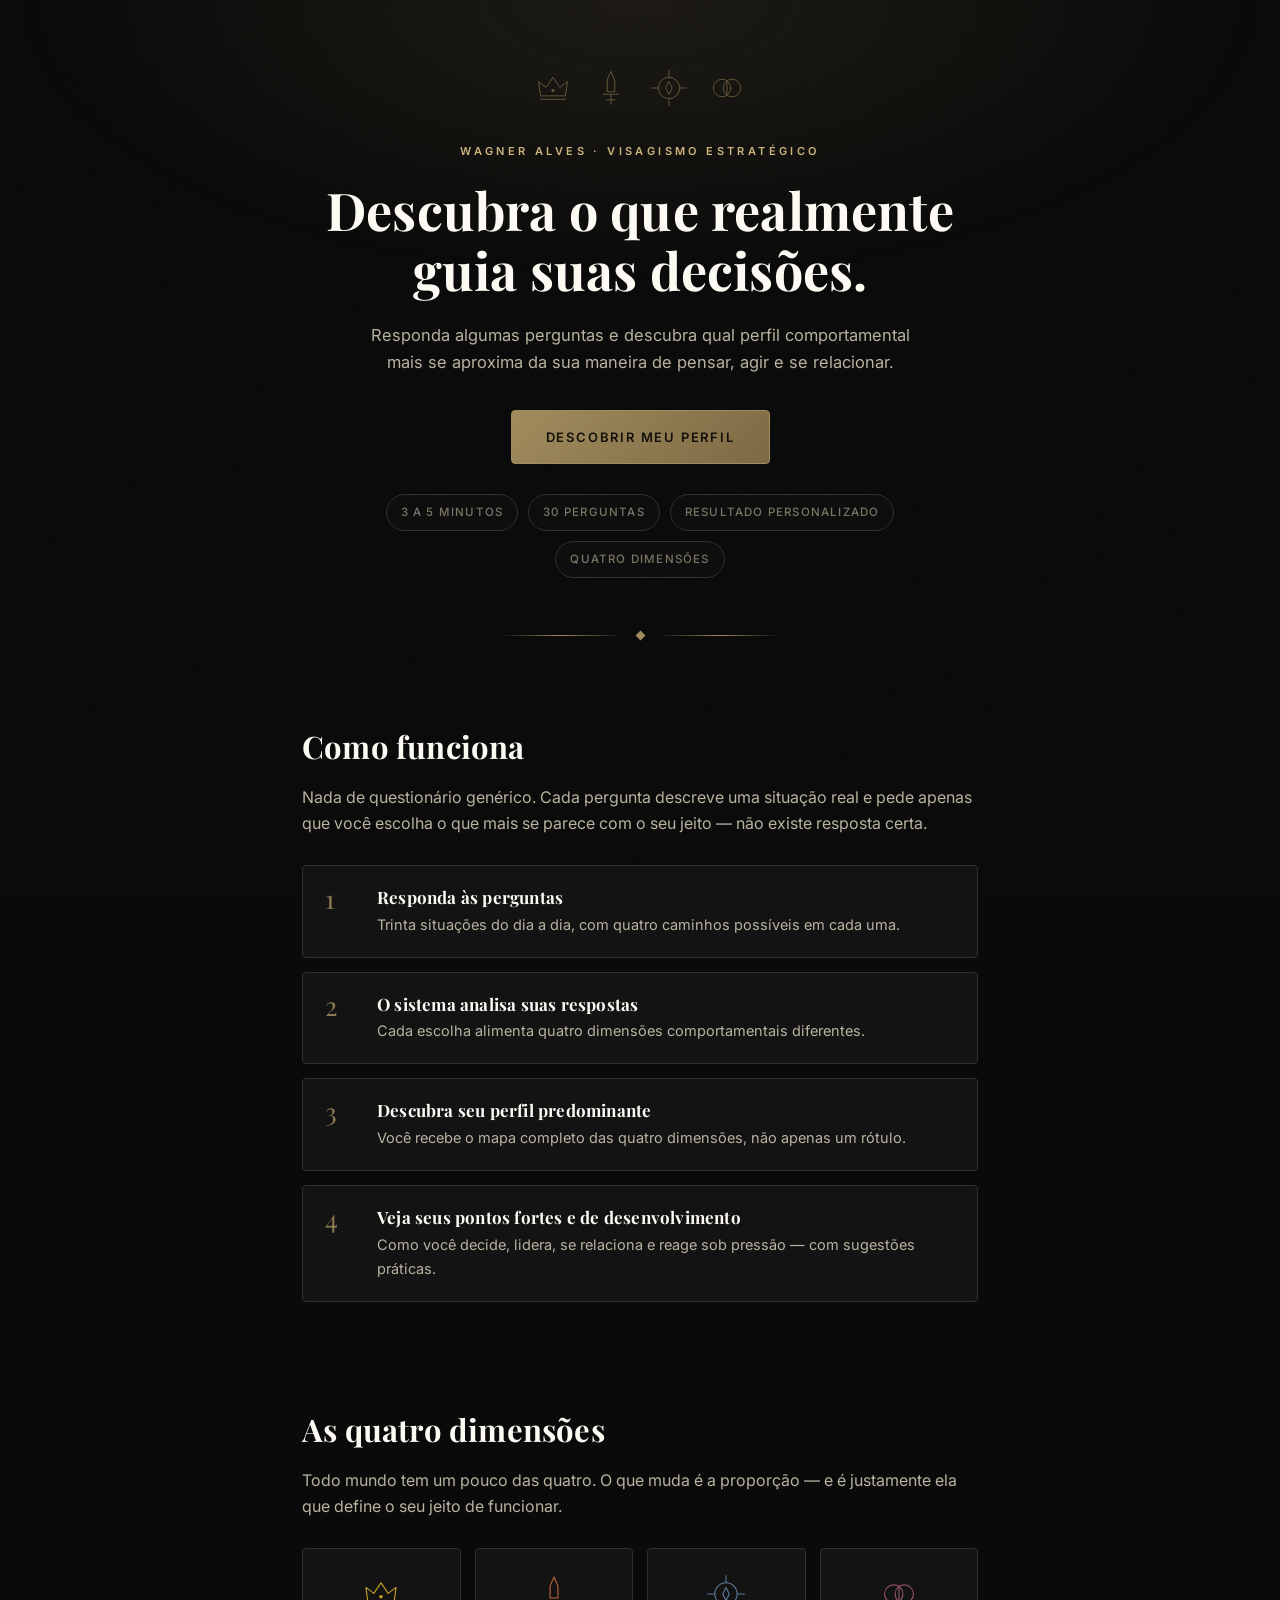
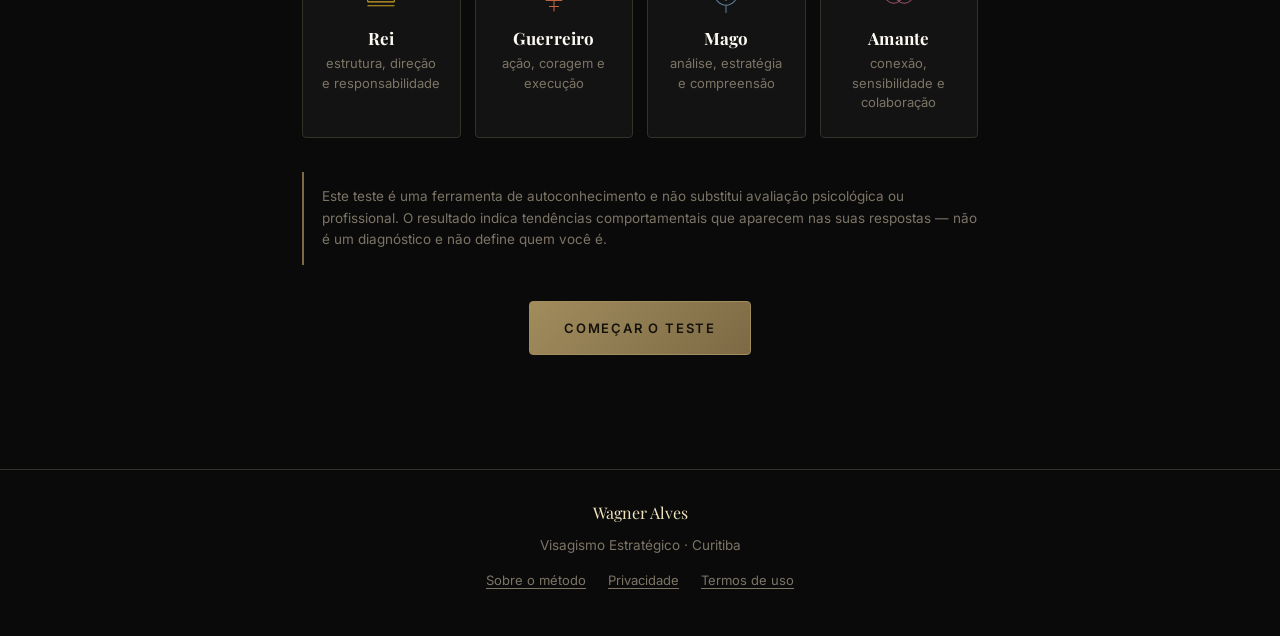
<file: teste-de-perfil-comportamental-em-arquetipos/index.html>
<!DOCTYPE html>
<html lang="pt-BR">
<head>
<meta charset="UTF-8">
<meta name="viewport" content="width=device-width, initial-scale=1.0">

<title>Teste de Perfil Comportamental em Arquétipos | Wagner Alves</title>
<meta name="description" content="Descubra qual perfil comportamental — Rei, Guerreiro, Mago ou Amante — mais se aproxima da sua maneira de pensar, decidir e se relacionar. Teste de autoconhecimento em 30 perguntas, com resultado personalizado.">
<link rel="canonical" href="https://owagneralvessvisagista.com/teste-de-perfil-comportamental-em-arquetipos/">
<meta name="robots" content="index, follow">
<meta name="author" content="Wagner Alves">
<meta name="theme-color" content="#0a0a0a">

<meta property="og:type" content="website">
<meta property="og:locale" content="pt_BR">
<meta property="og:site_name" content="Wagner Alves — Visagismo Estratégico">
<meta property="og:title" content="Teste de Perfil Comportamental em Arquétipos | Wagner Alves">
<meta property="og:description" content="Rei, Guerreiro, Mago ou Amante? Descubra em 30 perguntas qual perfil comportamental mais se aproxima do seu jeito de decidir, trabalhar e se relacionar.">
<meta property="og:url" content="https://owagneralvessvisagista.com/teste-de-perfil-comportamental-em-arquetipos/">
<meta property="og:image" content="https://owagneralvessvisagista.com/logo.png">

<meta name="twitter:card" content="summary_large_image">
<meta name="twitter:title" content="Teste de Perfil Comportamental em Arquétipos | Wagner Alves">
<meta name="twitter:description" content="Rei, Guerreiro, Mago ou Amante? Descubra qual perfil comportamental mais se aproxima do seu jeito de decidir e se relacionar.">
<meta name="twitter:image" content="https://owagneralvessvisagista.com/logo.png">

<link rel="icon" type="image/png" href="/favicon.png">
<link rel="preconnect" href="https://fonts.googleapis.com">
<link rel="preconnect" href="https://fonts.gstatic.com" crossorigin>
<link href="https://fonts.googleapis.com/css2?family=Playfair+Display:ital,wght@0,600;0,700;1,600&family=Inter:wght@400;500;600&display=swap" rel="stylesheet">
<link rel="stylesheet" href="assets/styles.css">

<script type="application/ld+json">
{
  "@context": "https://schema.org",
  "@type": "WebApplication",
  "name": "Teste de Perfil Comportamental em Arquétipos",
  "applicationCategory": "LifestyleApplication",
  "operatingSystem": "Web",
  "inLanguage": "pt-BR",
  "url": "https://owagneralvessvisagista.com/teste-de-perfil-comportamental-em-arquetipos/",
  "description": "Teste de autoconhecimento com 30 perguntas que identifica qual dos quatro perfis comportamentais — Rei, Guerreiro, Mago ou Amante — mais se aproxima do modo de agir de cada pessoa.",
  "author": { "@type": "Person", "name": "Wagner Alves" },
  "offers": { "@type": "Offer", "price": "0", "priceCurrency": "BRL" }
}
</script>
</head>
<body>

<!-- ====================================================== BARRA DE PROGRESSO -->
<div class="barra-topo" id="barra-topo" style="display:none">
  <div class="container">
    <div class="info">
      <span id="contador">Pergunta 1 de 30</span>
      <span class="categoria" id="categoria"></span>
    </div>
    <div class="trilho"><div class="preenche" id="preenche"></div></div>
  </div>
</div>

<!-- ================================================================ LANDING -->
<section class="tela ativa" data-tela="landing">
  <div class="container">
    <header class="hero">
      <div class="constelacao" id="constelacao" aria-hidden="true"></div>
      <div class="olho">Wagner Alves · Visagismo Estratégico</div>
      <h1>Descubra o que realmente guia suas decisões.</h1>
      <p class="sub">Responda algumas perguntas e descubra qual perfil comportamental mais se aproxima da sua maneira de pensar, agir e se relacionar.</p>

      <button class="btn" id="btn-comecar">Descobrir meu perfil</button>

      <div class="selos">
        <span class="selo">3 a 5 minutos</span>
        <span class="selo"><span id="total-perguntas">30</span> perguntas</span>
        <span class="selo">Resultado personalizado</span>
        <span class="selo">Quatro dimensões</span>
      </div>

      <!-- Retomar rascunho -->
      <div class="painel" id="caixa-retomar" style="display:none; margin-top:34px; text-align:left">
        <h3 style="font-family:'Inter',sans-serif; font-size:12px; letter-spacing:2.4px; text-transform:uppercase; color:var(--dourado-claro)">Teste em andamento</h3>
        <p class="texto-suave" id="texto-retomar" style="font-size:14.5px"></p>
        <div style="display:flex; gap:10px; flex-wrap:wrap">
          <button class="btn" id="btn-retomar" style="flex:1">Continuar de onde parei</button>
          <button class="btn-texto" id="btn-descartar">Começar do zero</button>
        </div>
      </div>
    </header>

    <div class="divisor"><span class="linha"></span><span class="diamante"></span><span class="linha"></span></div>

    <section class="secao">
      <h2>Como funciona</h2>
      <p class="texto-suave">Nada de questionário genérico. Cada pergunta descreve uma situação real e pede apenas que você escolha o que mais se parece com o seu jeito — não existe resposta certa.</p>

      <div class="passos">
        <div class="passo">
          <span class="num">1</span>
          <div><h3>Responda às perguntas</h3><p>Trinta situações do dia a dia, com quatro caminhos possíveis em cada uma.</p></div>
        </div>
        <div class="passo">
          <span class="num">2</span>
          <div><h3>O sistema analisa suas respostas</h3><p>Cada escolha alimenta quatro dimensões comportamentais diferentes.</p></div>
        </div>
        <div class="passo">
          <span class="num">3</span>
          <div><h3>Descubra seu perfil predominante</h3><p>Você recebe o mapa completo das quatro dimensões, não apenas um rótulo.</p></div>
        </div>
        <div class="passo">
          <span class="num">4</span>
          <div><h3>Veja seus pontos fortes e de desenvolvimento</h3><p>Como você decide, lidera, se relaciona e reage sob pressão — com sugestões práticas.</p></div>
        </div>
      </div>
    </section>

    <section class="secao">
      <h2>As quatro dimensões</h2>
      <p class="texto-suave">Todo mundo tem um pouco das quatro. O que muda é a proporção — e é justamente ela que define o seu jeito de funcionar.</p>
      <div class="grade-perfis" id="grade-perfis"></div>

      <p class="aviso-etico">
        Este teste é uma ferramenta de autoconhecimento e não substitui avaliação psicológica ou profissional.
        O resultado indica tendências comportamentais que aparecem nas suas respostas — não é um diagnóstico
        e não define quem você é.
      </p>

      <div style="text-align:center; margin-top:36px">
        <button class="btn" id="btn-comecar-2">Começar o teste</button>
      </div>
    </section>
  </div>
</section>

<!-- =================================================================== TESTE -->
<section class="tela" data-tela="teste">
  <div class="container">
    <div class="area-pergunta">
      <h2 class="pergunta-texto" id="pergunta-texto"></h2>
      <div class="opcoes" id="opcoes" role="radiogroup" tabindex="-1" aria-label="Alternativas"></div>

      <div class="alerta" id="alerta-pergunta">Escolha uma alternativa para continuar.</div>

      <div class="navegacao">
        <button class="btn-texto" id="btn-voltar">← Voltar</button>
        <button class="btn" id="btn-continuar">Continuar</button>
      </div>

      <p class="texto-fraco" style="text-align:center; margin-top:24px">
        Não existe resposta certa. Escolha o que mais se parece com você hoje.
      </p>
    </div>
  </div>
</section>

<!-- ============================================================== ANALISANDO -->
<section class="tela" data-tela="analisando">
  <div class="container">
    <div class="analisando">
      <div class="orbita" aria-hidden="true"><span></span><span></span><span></span></div>
      <h2>Analisando suas respostas</h2>
      <p class="etapa" id="etapa-analise" aria-live="polite">Organizando suas respostas...</p>
    </div>
  </div>
</section>

<!-- ==================================================================== LEAD -->
<section class="tela" data-tela="lead">
  <div class="container">
    <div style="text-align:center; padding:56px 0 30px">
      <div class="olho">Análise concluída</div>
      <h1 style="font-size:clamp(26px,5vw,40px)">Seu resultado está pronto.</h1>
      <p class="texto-suave" style="max-width:480px; margin:0 auto">
        Informe seu nome e e-mail para liberar sua análise completa.
      </p>
    </div>

    <form class="painel" id="form-lead" novalidate>
      <div class="campo">
        <label for="lead-nome">Seu nome</label>
        <input type="text" id="lead-nome" name="nome" autocomplete="name" required aria-describedby="erro-nome">
        <span class="msg-erro" id="erro-nome">Informe seu nome.</span>
      </div>

      <div class="campo">
        <label for="lead-email">Seu melhor e-mail</label>
        <input type="email" id="lead-email" name="email" autocomplete="email" inputmode="email" required aria-describedby="erro-email">
        <span class="msg-erro" id="erro-email">Informe um e-mail válido.</span>
      </div>

      <label class="consentimento" for="lead-consent">
        <input type="checkbox" id="lead-consent" name="consentimento">
        <span>Concordo em receber meu resultado e comunicações relacionadas ao teste, conforme a
          <a href="privacidade.html" target="_blank" rel="noopener">Política de Privacidade</a>.</span>
      </label>

      <button type="submit" class="btn" id="btn-liberar" style="width:100%">Liberar minha análise</button>

      <p class="texto-fraco" style="text-align:center; margin:18px 0 0">
        Seus dados não são vendidos nem compartilhados. Você pode pedir a exclusão a qualquer momento.
      </p>
    </form>
  </div>
</section>

<!-- =============================================================== RESULTADO -->
<section class="tela" data-tela="resultado">
  <div class="container container-largo">

    <div class="coroa-resultado">
      <div class="emblema-grande" id="emblema-resultado" aria-hidden="true"></div>
      <div class="rotulo" id="saudacao">Seu perfil predominante é</div>
      <div class="nome-perfil" id="nome-perfil"></div>
      <div class="combinacao-tag" id="combinacao-tag"></div>
      <p class="texto-suave" id="descricao-curta" style="max-width:560px; margin:22px auto 0"></p>
    </div>

    <div class="painel" id="aviso-compartilhado" style="display:none; margin-top:30px; text-align:center">
      <p style="margin:0 0 16px" class="texto-suave">Você está vendo o resultado de outra pessoa. Quer descobrir o seu?</p>
      <button class="btn" id="btn-refazer-topo" onclick="document.getElementById('btn-refazer').click()">Fazer o meu teste</button>
    </div>

    <div class="divisor"><span class="linha"></span><span class="diamante"></span><span class="linha"></span></div>

    <!-- Mapa -->
    <section>
      <h2 style="text-align:center">Seu mapa comportamental</h2>
      <p class="texto-suave" style="text-align:center; max-width:520px; margin:0 auto">
        Todas as quatro dimensões aparecem em você. O que define seu jeito é a proporção entre elas.
      </p>
      <div class="radar-wrap" id="radar"></div>
      <div class="grafico" id="grafico-barras"></div>
    </section>

    <!-- Combinação -->
    <div class="bloco" id="bloco-combinacao" style="margin-top:30px">
      <h3 id="combinacao-titulo"></h3>
      <p class="texto-suave" id="combinacao-texto"></p>
    </div>

    <!-- Descrição longa -->
    <div class="bloco">
      <h3>Seu retrato</h3>
      <p class="texto-suave" id="descricao-longa"></p>
    </div>

    <div class="divisor"><span class="linha"></span><span class="diamante"></span><span class="linha"></span></div>

    <h2 style="text-align:center">Como você funciona</h2>
    <div id="funcionamento" style="margin-top:22px"></div>

    <div class="divisor"><span class="linha"></span><span class="diamante"></span><span class="linha"></span></div>

    <h2 style="text-align:center">Seus pontos fortes</h2>
    <div class="bloco" id="pontos-fortes" style="margin-top:22px"></div>

    <h2 style="text-align:center; margin-top:44px">Pontos de atenção</h2>
    <p class="texto-suave" style="text-align:center; max-width:520px; margin:0 auto 22px">
      Não são defeitos. São o outro lado das suas próprias forças — o que costuma aparecer quando elas agem sem freio.
    </p>
    <div class="bloco" id="pontos-atencao"></div>

    <h2 style="text-align:center; margin-top:44px">Seu próximo passo</h2>
    <div class="bloco" id="desenvolvimento" style="margin-top:22px"></div>

    <!-- Ações -->
    <div class="acoes-resultado">
      <button class="btn btn-vazado" id="btn-relatorio">Ver meu relatório completo</button>
      <button class="btn btn-vazado" id="btn-compartilhar">Compartilhar meu resultado</button>
      <button class="btn btn-vazado" id="btn-copiar">Copiar link</button>
    </div>

    <!-- CTA comercial -->
    <div class="cta-final">
      <div class="olho">Próximo passo</div>
      <h2>Quer entender como usar seu perfil a seu favor?</h2>
      <p>
        Seu comportamento e sua imagem falam a mesma língua. Na consultoria de visagismo estratégico,
        traduzimos o seu perfil em presença — no corte, na barba, no estilo e na forma como as pessoas
        percebem você antes mesmo de você falar.
      </p>
      <a class="btn" id="link-whatsapp-lead" href="https://wa.me/5541999682982" target="_blank" rel="noopener">Quero conhecer mais</a>
    </div>

    <div style="text-align:center; margin:26px 0 10px">
      <button class="btn-texto" id="btn-refazer">Refazer o teste</button>
    </div>

    <p class="aviso-etico" style="text-align:left">
      Este teste é uma ferramenta de autoconhecimento e não substitui avaliação psicológica ou profissional.
      O resultado indica tendências comportamentais identificadas nas suas respostas de hoje — elas podem
      mudar com o tempo e com o contexto.
      <br><br>
      Versão do teste: <span id="versao-teste">1.0</span>
    </p>
  </div>
</section>

<!-- ================================================================= RODAPÉ -->
<footer class="rodape">
  <div class="container">
    <div class="marca-rodape">Wagner Alves</div>
    <div class="texto-fraco" style="margin-bottom:14px">Visagismo Estratégico · Curitiba</div>
    <div>
      <a href="sobre.html">Sobre o método</a>
      <a href="privacidade.html">Privacidade</a>
      <a href="termos.html">Termos de uso</a>
    </div>
  </div>
</footer>

<script src="assets/content.js"></script>
<script src="assets/engine.js"></script>
<script src="assets/app.js"></script>
</body>
</html>
</file>
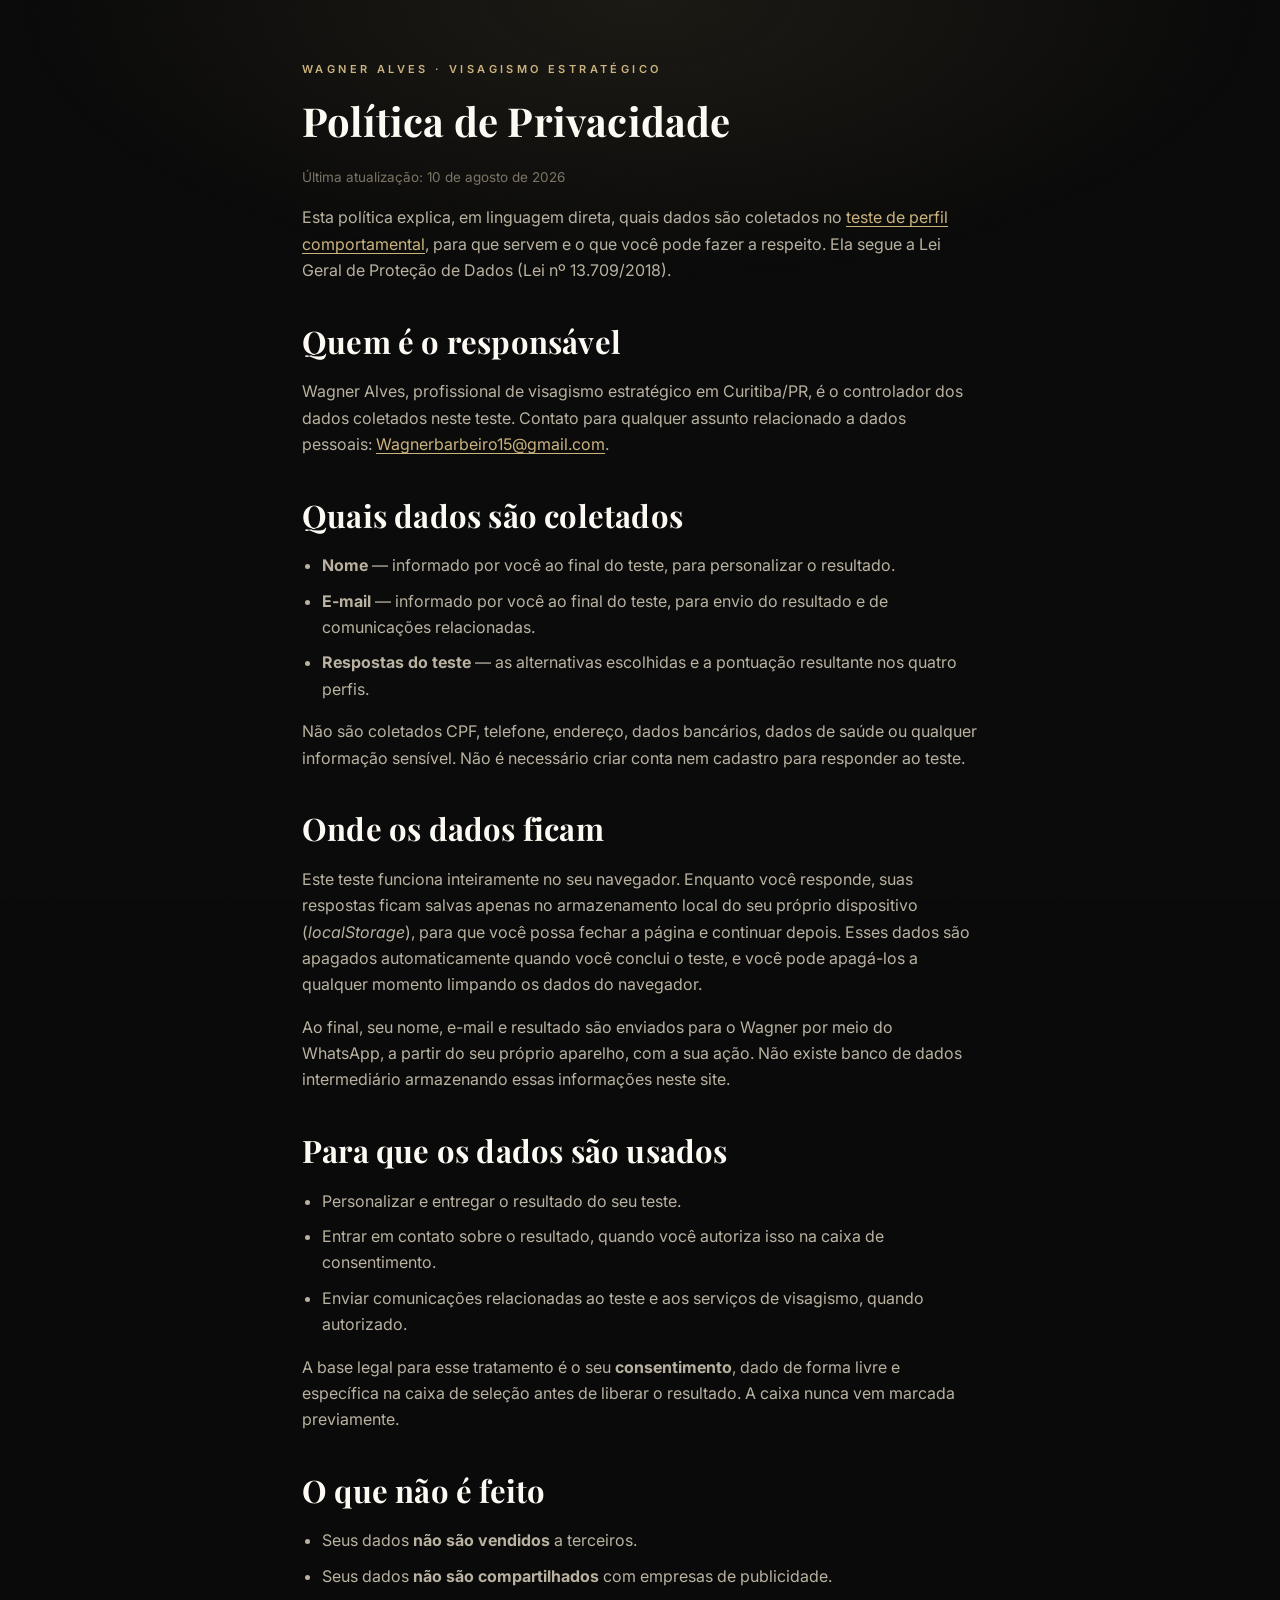
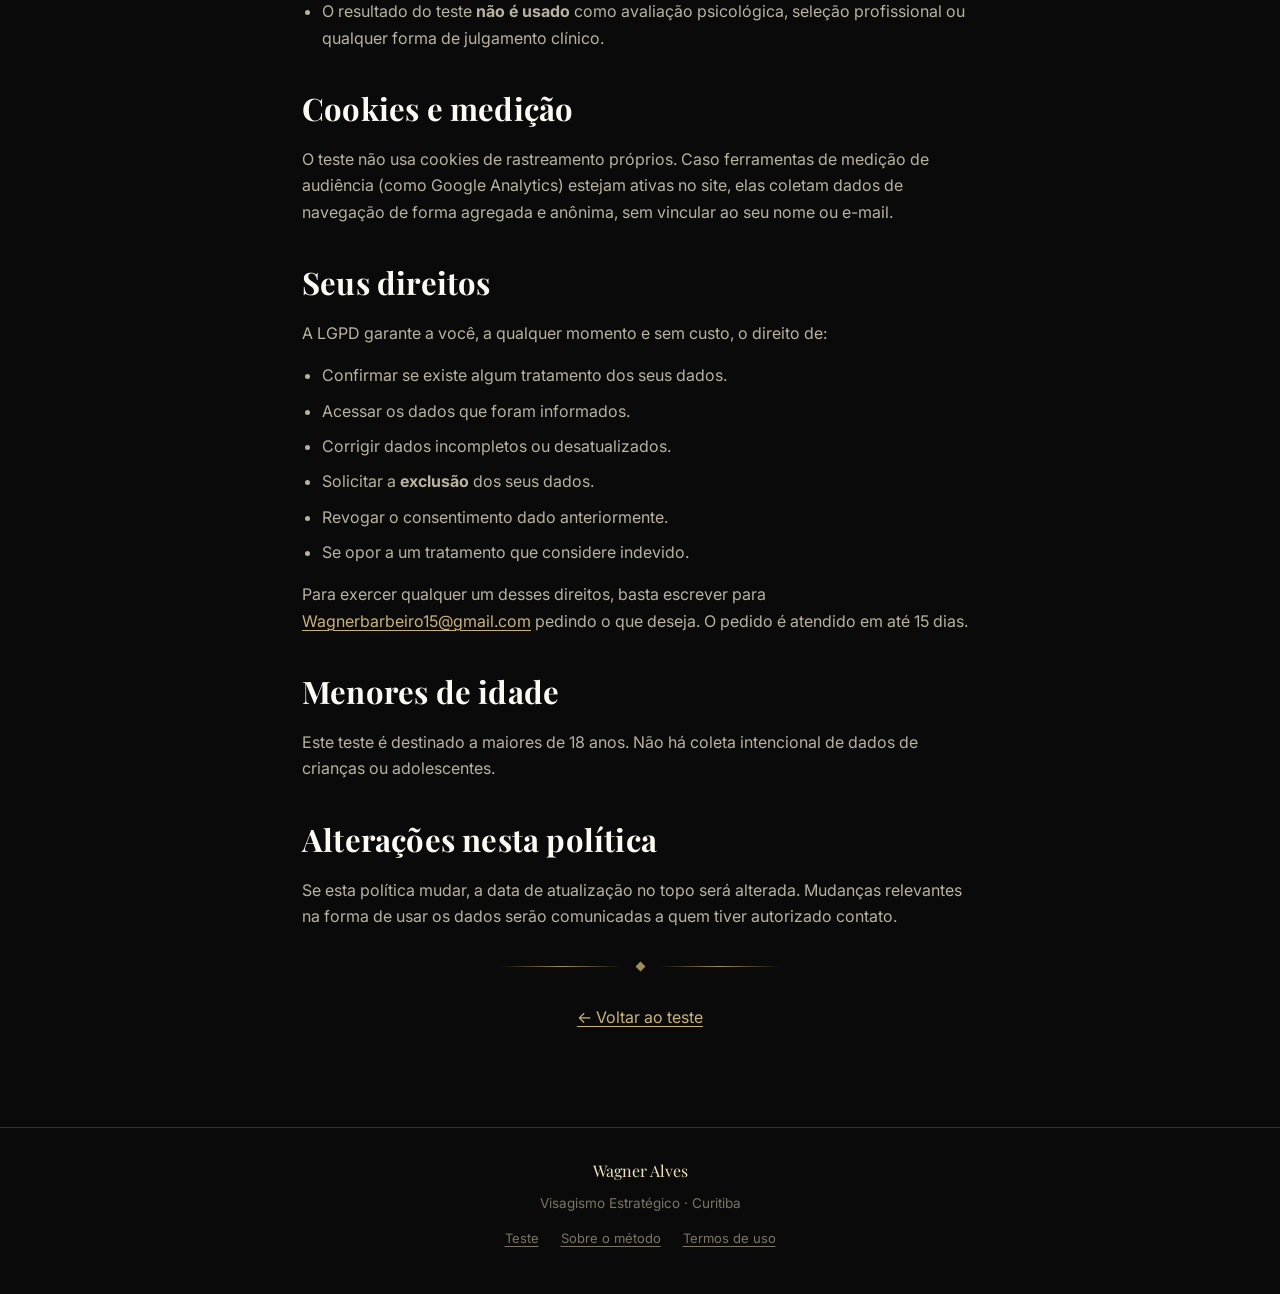
<file: teste-de-perfil-comportamental-em-arquetipos/privacidade.html>
<!DOCTYPE html>
<html lang="pt-BR">
<head>
<meta charset="UTF-8">
<meta name="viewport" content="width=device-width, initial-scale=1.0">
<title>Política de Privacidade — Teste de Perfil Comportamental | Wagner Alves</title>
<meta name="description" content="Como os dados informados no teste de perfil comportamental de Wagner Alves são coletados, usados e protegidos.">
<meta name="robots" content="index, follow">
<link rel="icon" type="image/png" href="/favicon.png">
<link rel="preconnect" href="https://fonts.googleapis.com">
<link rel="preconnect" href="https://fonts.gstatic.com" crossorigin>
<link href="https://fonts.googleapis.com/css2?family=Playfair+Display:wght@600;700&family=Inter:wght@400;500;600&display=swap" rel="stylesheet">
<link rel="stylesheet" href="assets/styles.css">
</head>
<body>

<main class="tela ativa">
  <div class="container">
    <div class="pagina-texto">
      <div class="olho">Wagner Alves · Visagismo Estratégico</div>
      <h1 style="font-size:clamp(28px,5vw,40px)">Política de Privacidade</h1>
      <p class="texto-fraco">Última atualização: 10 de agosto de 2026</p>

      <p class="texto-suave">
        Esta política explica, em linguagem direta, quais dados são coletados no
        <a href="index.html">teste de perfil comportamental</a>, para que servem e o que você pode
        fazer a respeito. Ela segue a Lei Geral de Proteção de Dados (Lei nº 13.709/2018).
      </p>

      <h2>Quem é o responsável</h2>
      <p class="texto-suave">
        Wagner Alves, profissional de visagismo estratégico em Curitiba/PR, é o controlador dos dados
        coletados neste teste. Contato para qualquer assunto relacionado a dados pessoais:
        <a href="mailto:Wagnerbarbeiro15@gmail.com">Wagnerbarbeiro15@gmail.com</a>.
      </p>

      <h2>Quais dados são coletados</h2>
      <ul>
        <li><strong>Nome</strong> — informado por você ao final do teste, para personalizar o resultado.</li>
        <li><strong>E-mail</strong> — informado por você ao final do teste, para envio do resultado e de comunicações relacionadas.</li>
        <li><strong>Respostas do teste</strong> — as alternativas escolhidas e a pontuação resultante nos quatro perfis.</li>
      </ul>
      <p class="texto-suave">
        Não são coletados CPF, telefone, endereço, dados bancários, dados de saúde ou qualquer
        informação sensível. Não é necessário criar conta nem cadastro para responder ao teste.
      </p>

      <h2>Onde os dados ficam</h2>
      <p class="texto-suave">
        Este teste funciona inteiramente no seu navegador. Enquanto você responde, suas respostas ficam
        salvas apenas no armazenamento local do seu próprio dispositivo (<em>localStorage</em>), para que
        você possa fechar a página e continuar depois. Esses dados são apagados automaticamente quando
        você conclui o teste, e você pode apagá-los a qualquer momento limpando os dados do navegador.
      </p>
      <p class="texto-suave">
        Ao final, seu nome, e-mail e resultado são enviados para o Wagner por meio do WhatsApp,
        a partir do seu próprio aparelho, com a sua ação. Não existe banco de dados intermediário
        armazenando essas informações neste site.
      </p>

      <h2>Para que os dados são usados</h2>
      <ul>
        <li>Personalizar e entregar o resultado do seu teste.</li>
        <li>Entrar em contato sobre o resultado, quando você autoriza isso na caixa de consentimento.</li>
        <li>Enviar comunicações relacionadas ao teste e aos serviços de visagismo, quando autorizado.</li>
      </ul>
      <p class="texto-suave">
        A base legal para esse tratamento é o seu <strong>consentimento</strong>, dado de forma livre e
        específica na caixa de seleção antes de liberar o resultado. A caixa nunca vem marcada previamente.
      </p>

      <h2>O que não é feito</h2>
      <ul>
        <li>Seus dados <strong>não são vendidos</strong> a terceiros.</li>
        <li>Seus dados <strong>não são compartilhados</strong> com empresas de publicidade.</li>
        <li>O resultado do teste <strong>não é usado</strong> como avaliação psicológica, seleção profissional ou qualquer forma de julgamento clínico.</li>
      </ul>

      <h2>Cookies e medição</h2>
      <p class="texto-suave">
        O teste não usa cookies de rastreamento próprios. Caso ferramentas de medição de audiência
        (como Google Analytics) estejam ativas no site, elas coletam dados de navegação de forma
        agregada e anônima, sem vincular ao seu nome ou e-mail.
      </p>

      <h2>Seus direitos</h2>
      <p class="texto-suave">A LGPD garante a você, a qualquer momento e sem custo, o direito de:</p>
      <ul>
        <li>Confirmar se existe algum tratamento dos seus dados.</li>
        <li>Acessar os dados que foram informados.</li>
        <li>Corrigir dados incompletos ou desatualizados.</li>
        <li>Solicitar a <strong>exclusão</strong> dos seus dados.</li>
        <li>Revogar o consentimento dado anteriormente.</li>
        <li>Se opor a um tratamento que considere indevido.</li>
      </ul>
      <p class="texto-suave">
        Para exercer qualquer um desses direitos, basta escrever para
        <a href="mailto:Wagnerbarbeiro15@gmail.com">Wagnerbarbeiro15@gmail.com</a> pedindo o que deseja.
        O pedido é atendido em até 15 dias.
      </p>

      <h2>Menores de idade</h2>
      <p class="texto-suave">
        Este teste é destinado a maiores de 18 anos. Não há coleta intencional de dados de crianças
        ou adolescentes.
      </p>

      <h2>Alterações nesta política</h2>
      <p class="texto-suave">
        Se esta política mudar, a data de atualização no topo será alterada. Mudanças relevantes na
        forma de usar os dados serão comunicadas a quem tiver autorizado contato.
      </p>

      <div class="divisor"><span class="linha"></span><span class="diamante"></span><span class="linha"></span></div>
      <p style="text-align:center"><a href="index.html">← Voltar ao teste</a></p>
    </div>
  </div>
</main>

<footer class="rodape">
  <div class="container">
    <div class="marca-rodape">Wagner Alves</div>
    <div class="texto-fraco" style="margin-bottom:14px">Visagismo Estratégico · Curitiba</div>
    <div>
      <a href="index.html">Teste</a>
      <a href="sobre.html">Sobre o método</a>
      <a href="termos.html">Termos de uso</a>
    </div>
  </div>
</footer>

</body>
</html>
</file>
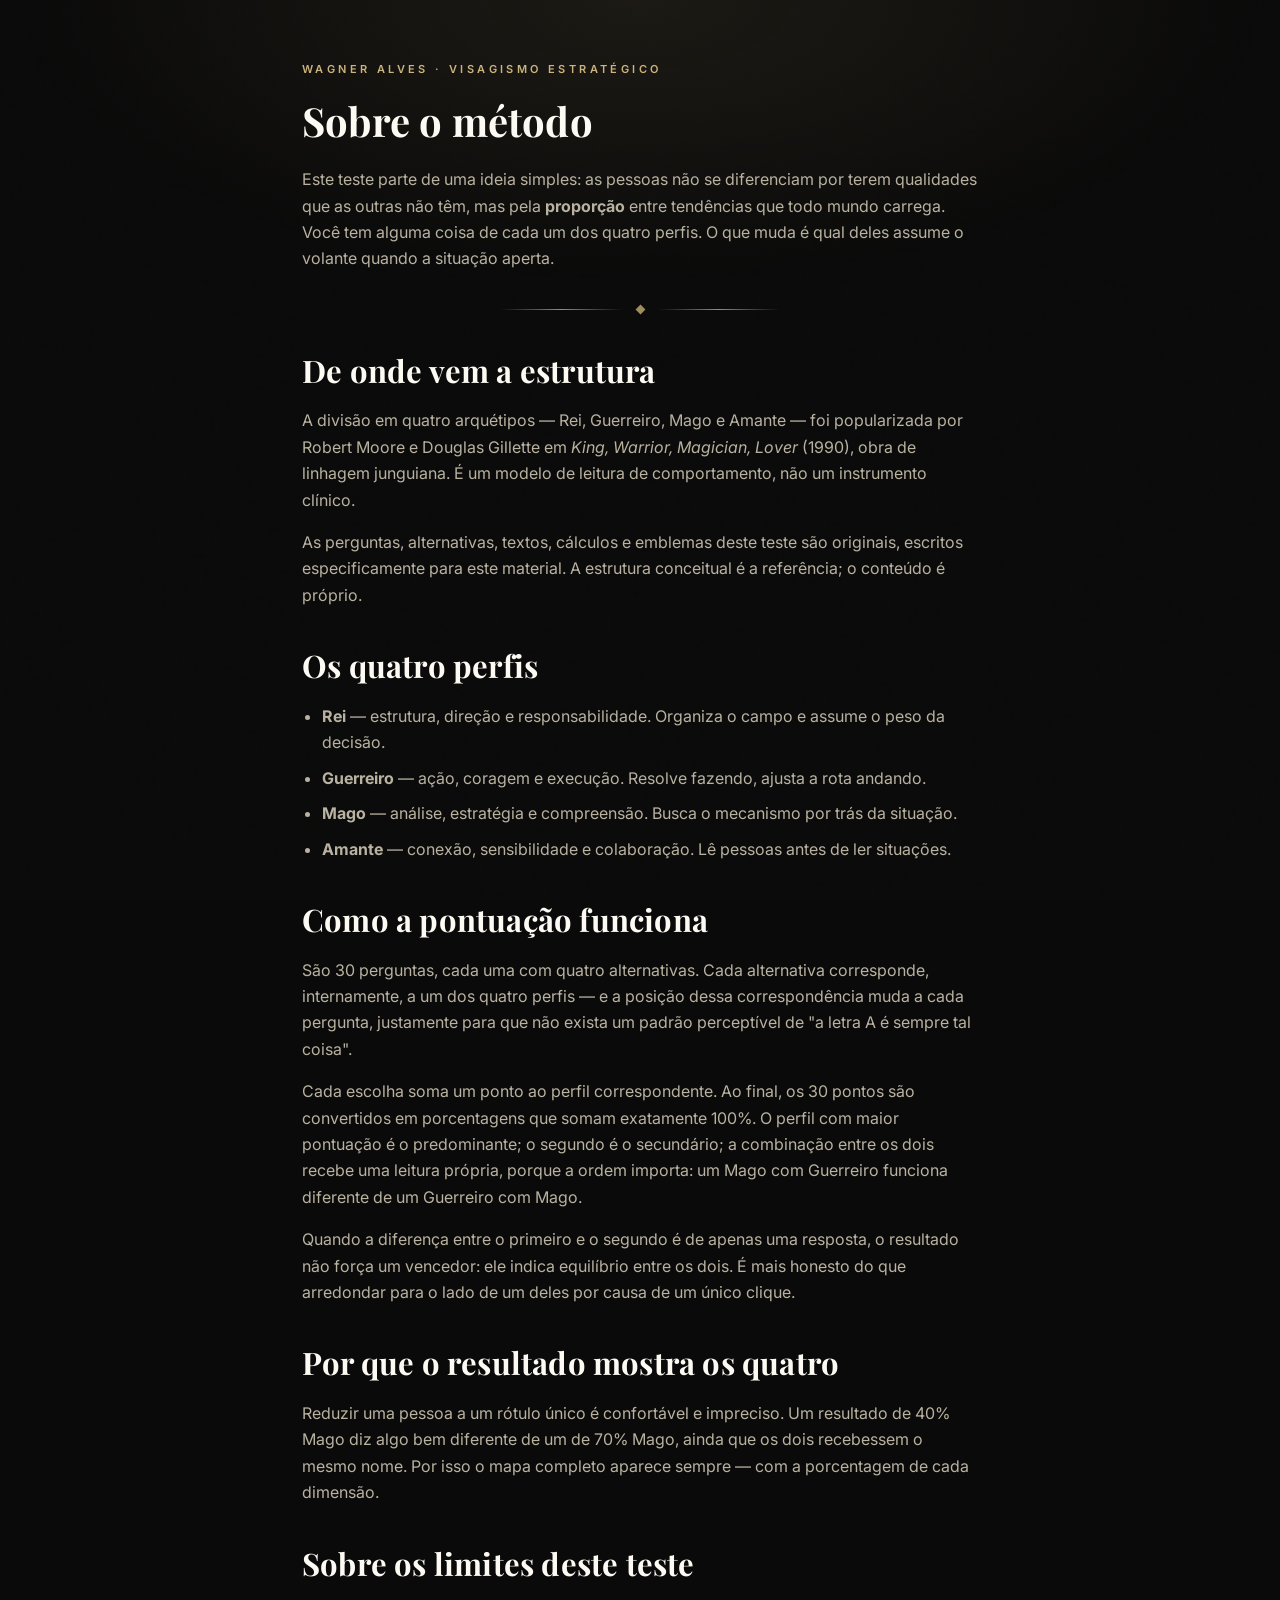
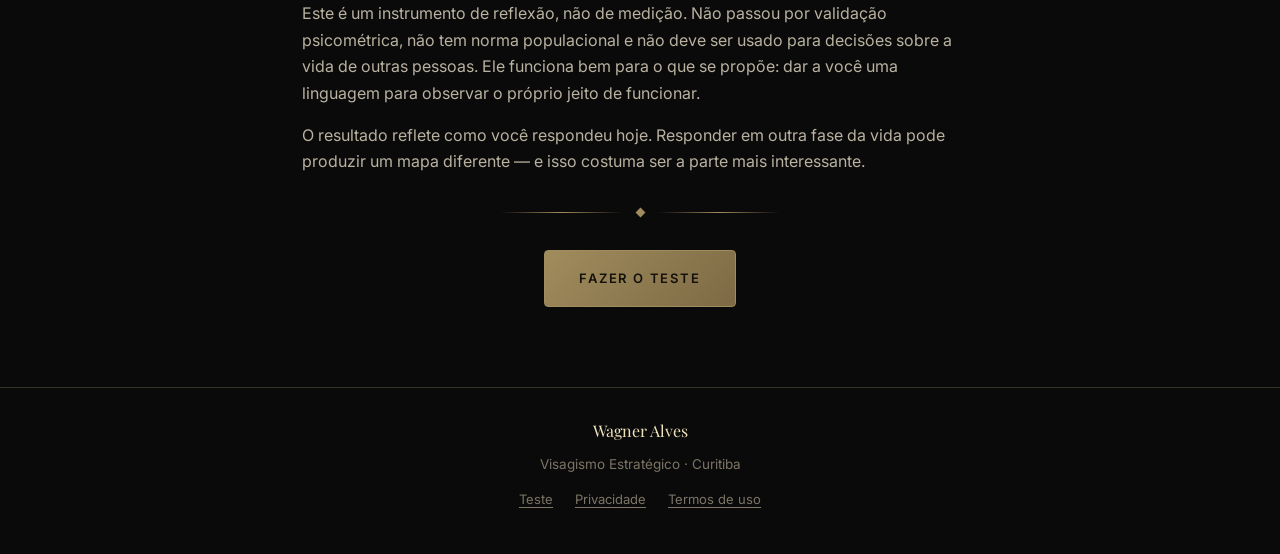
<file: teste-de-perfil-comportamental-em-arquetipos/sobre.html>
<!DOCTYPE html>
<html lang="pt-BR">
<head>
<meta charset="UTF-8">
<meta name="viewport" content="width=device-width, initial-scale=1.0">
<title>Sobre o método — Teste de Perfil Comportamental | Wagner Alves</title>
<meta name="description" content="Como funciona o teste de perfil comportamental em arquétipos: os quatro perfis, como a pontuação é calculada e por que o resultado mostra as quatro dimensões.">
<meta name="robots" content="index, follow">
<link rel="canonical" href="https://owagneralvessvisagista.com/teste-de-perfil-comportamental-em-arquetipos/sobre.html">
<link rel="icon" type="image/png" href="/favicon.png">
<link rel="preconnect" href="https://fonts.googleapis.com">
<link rel="preconnect" href="https://fonts.gstatic.com" crossorigin>
<link href="https://fonts.googleapis.com/css2?family=Playfair+Display:wght@600;700&family=Inter:wght@400;500;600&display=swap" rel="stylesheet">
<link rel="stylesheet" href="assets/styles.css">
</head>
<body>

<main class="tela ativa">
  <div class="container">
    <div class="pagina-texto">
      <div class="olho">Wagner Alves · Visagismo Estratégico</div>
      <h1 style="font-size:clamp(28px,5vw,40px)">Sobre o método</h1>

      <p class="texto-suave">
        Este teste parte de uma ideia simples: as pessoas não se diferenciam por terem qualidades
        que as outras não têm, mas pela <strong>proporção</strong> entre tendências que todo mundo
        carrega. Você tem alguma coisa de cada um dos quatro perfis. O que muda é qual deles assume
        o volante quando a situação aperta.
      </p>

      <div class="divisor"><span class="linha"></span><span class="diamante"></span><span class="linha"></span></div>

      <h2>De onde vem a estrutura</h2>
      <p class="texto-suave">
        A divisão em quatro arquétipos — Rei, Guerreiro, Mago e Amante — foi popularizada por Robert
        Moore e Douglas Gillette em <em>King, Warrior, Magician, Lover</em> (1990), obra de linhagem
        junguiana. É um modelo de leitura de comportamento, não um instrumento clínico.
      </p>
      <p class="texto-suave">
        As perguntas, alternativas, textos, cálculos e emblemas deste teste são originais, escritos
        especificamente para este material. A estrutura conceitual é a referência; o conteúdo é próprio.
      </p>

      <h2>Os quatro perfis</h2>
      <ul>
        <li><strong>Rei</strong> — estrutura, direção e responsabilidade. Organiza o campo e assume o peso da decisão.</li>
        <li><strong>Guerreiro</strong> — ação, coragem e execução. Resolve fazendo, ajusta a rota andando.</li>
        <li><strong>Mago</strong> — análise, estratégia e compreensão. Busca o mecanismo por trás da situação.</li>
        <li><strong>Amante</strong> — conexão, sensibilidade e colaboração. Lê pessoas antes de ler situações.</li>
      </ul>

      <h2>Como a pontuação funciona</h2>
      <p class="texto-suave">
        São 30 perguntas, cada uma com quatro alternativas. Cada alternativa corresponde,
        internamente, a um dos quatro perfis — e a posição dessa correspondência muda a cada
        pergunta, justamente para que não exista um padrão perceptível de "a letra A é sempre tal
        coisa".
      </p>
      <p class="texto-suave">
        Cada escolha soma um ponto ao perfil correspondente. Ao final, os 30 pontos são convertidos
        em porcentagens que somam exatamente 100%. O perfil com maior pontuação é o predominante;
        o segundo é o secundário; a combinação entre os dois recebe uma leitura própria, porque a
        ordem importa: um Mago com Guerreiro funciona diferente de um Guerreiro com Mago.
      </p>
      <p class="texto-suave">
        Quando a diferença entre o primeiro e o segundo é de apenas uma resposta, o resultado não
        força um vencedor: ele indica equilíbrio entre os dois. É mais honesto do que arredondar
        para o lado de um deles por causa de um único clique.
      </p>

      <h2>Por que o resultado mostra os quatro</h2>
      <p class="texto-suave">
        Reduzir uma pessoa a um rótulo único é confortável e impreciso. Um resultado de 40% Mago diz
        algo bem diferente de um de 70% Mago, ainda que os dois recebessem o mesmo nome. Por isso o
        mapa completo aparece sempre — com a porcentagem de cada dimensão.
      </p>

      <h2>Sobre os limites deste teste</h2>
      <p class="texto-suave">
        Este é um instrumento de reflexão, não de medição. Não passou por validação psicométrica,
        não tem norma populacional e não deve ser usado para decisões sobre a vida de outras pessoas.
        Ele funciona bem para o que se propõe: dar a você uma linguagem para observar o próprio jeito
        de funcionar.
      </p>
      <p class="texto-suave">
        O resultado reflete como você respondeu hoje. Responder em outra fase da vida pode produzir
        um mapa diferente — e isso costuma ser a parte mais interessante.
      </p>

      <div class="divisor"><span class="linha"></span><span class="diamante"></span><span class="linha"></span></div>

      <div style="text-align:center; margin-top:30px">
        <a class="btn" href="index.html">Fazer o teste</a>
      </div>
    </div>
  </div>
</main>

<footer class="rodape">
  <div class="container">
    <div class="marca-rodape">Wagner Alves</div>
    <div class="texto-fraco" style="margin-bottom:14px">Visagismo Estratégico · Curitiba</div>
    <div>
      <a href="index.html">Teste</a>
      <a href="privacidade.html">Privacidade</a>
      <a href="termos.html">Termos de uso</a>
    </div>
  </div>
</footer>

</body>
</html>
</file>
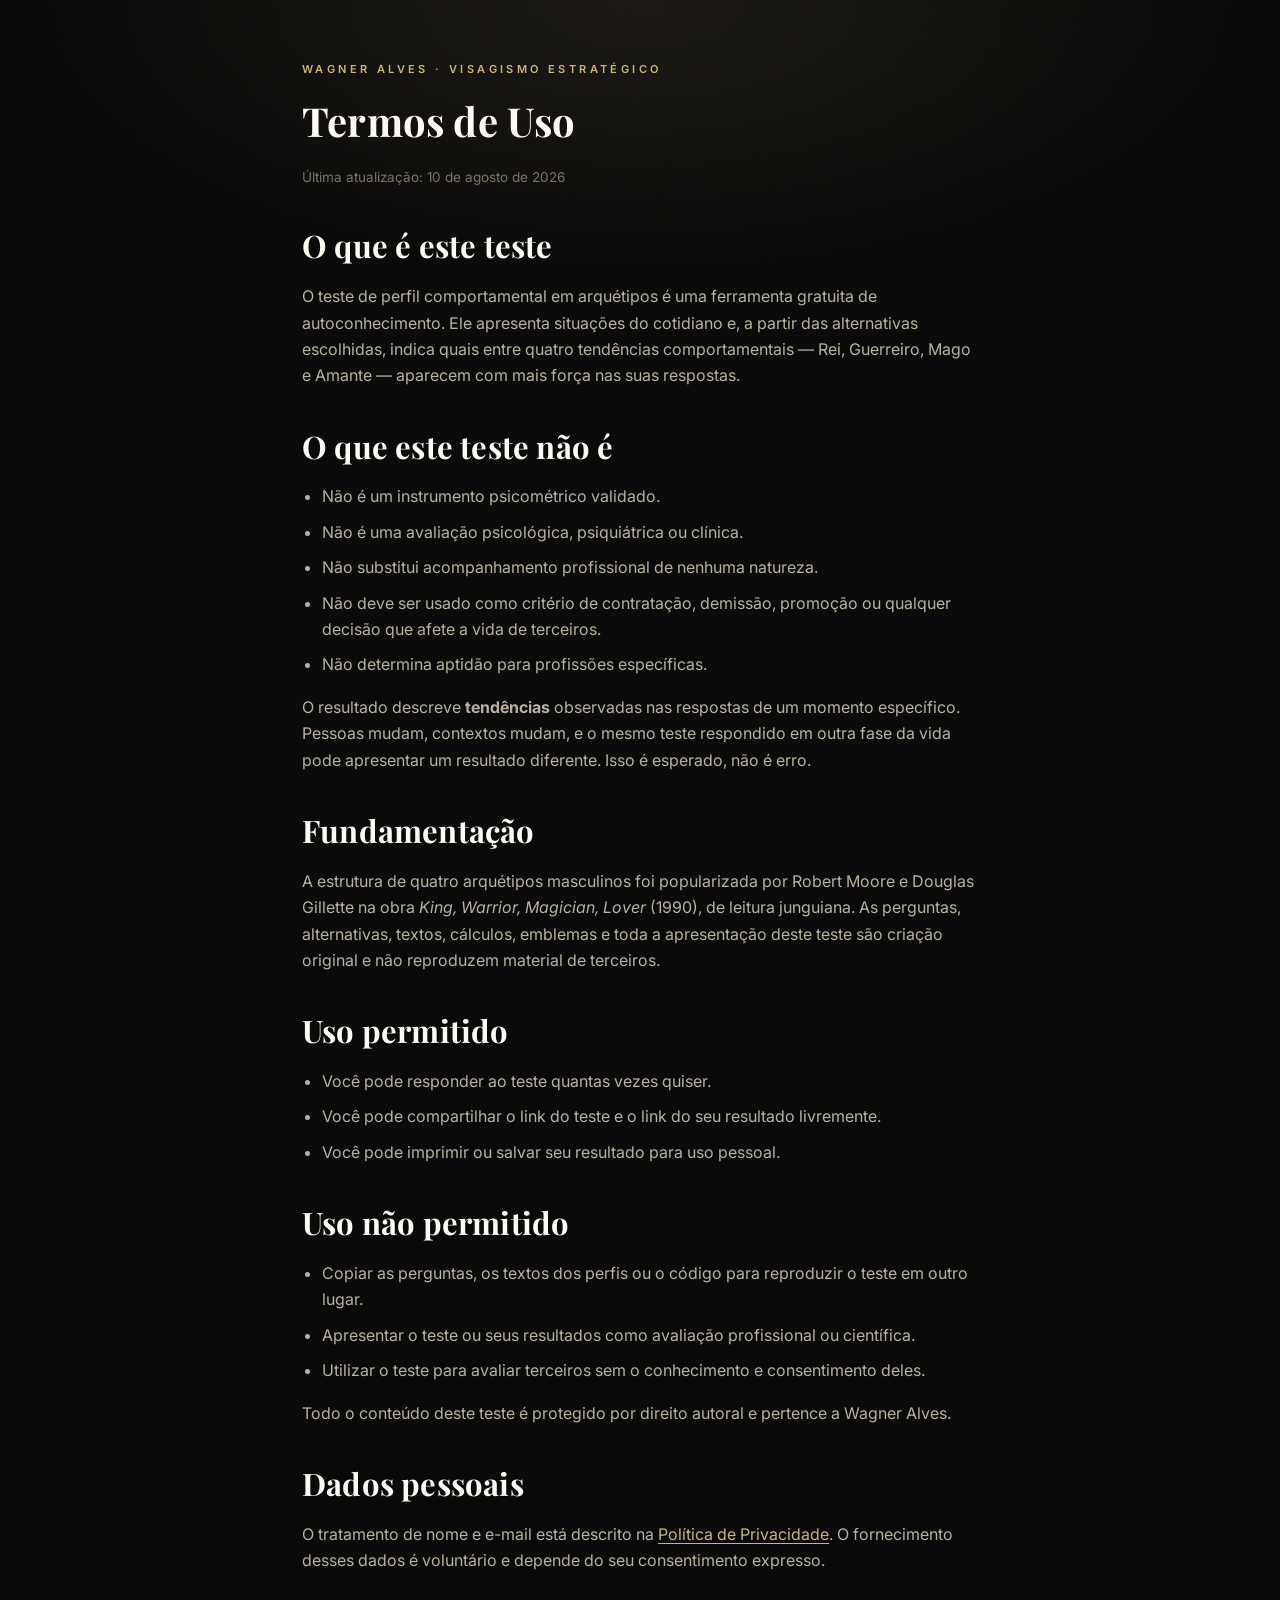
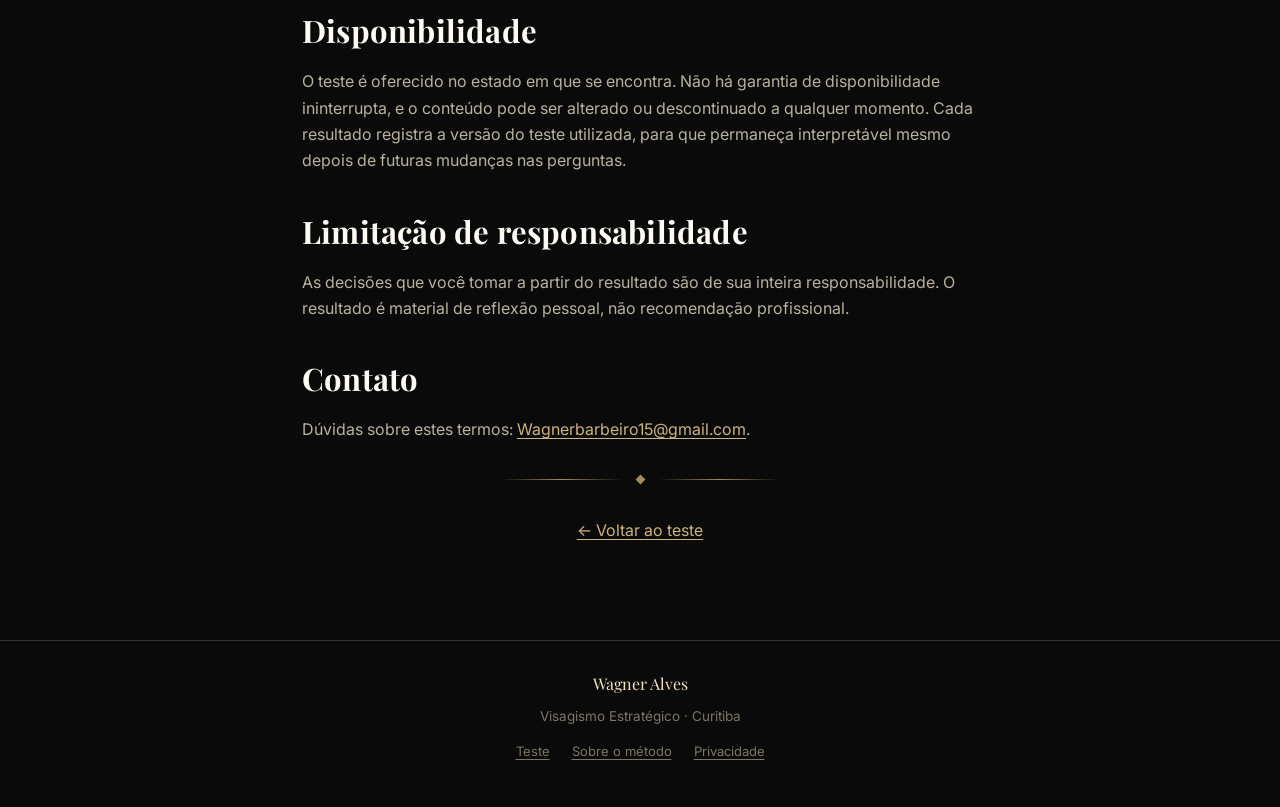
<file: teste-de-perfil-comportamental-em-arquetipos/termos.html>
<!DOCTYPE html>
<html lang="pt-BR">
<head>
<meta charset="UTF-8">
<meta name="viewport" content="width=device-width, initial-scale=1.0">
<title>Termos de Uso — Teste de Perfil Comportamental | Wagner Alves</title>
<meta name="description" content="Condições de uso do teste de perfil comportamental em arquétipos de Wagner Alves.">
<meta name="robots" content="index, follow">
<link rel="icon" type="image/png" href="/favicon.png">
<link rel="preconnect" href="https://fonts.googleapis.com">
<link rel="preconnect" href="https://fonts.gstatic.com" crossorigin>
<link href="https://fonts.googleapis.com/css2?family=Playfair+Display:wght@600;700&family=Inter:wght@400;500;600&display=swap" rel="stylesheet">
<link rel="stylesheet" href="assets/styles.css">
</head>
<body>

<main class="tela ativa">
  <div class="container">
    <div class="pagina-texto">
      <div class="olho">Wagner Alves · Visagismo Estratégico</div>
      <h1 style="font-size:clamp(28px,5vw,40px)">Termos de Uso</h1>
      <p class="texto-fraco">Última atualização: 10 de agosto de 2026</p>

      <h2>O que é este teste</h2>
      <p class="texto-suave">
        O teste de perfil comportamental em arquétipos é uma ferramenta gratuita de autoconhecimento.
        Ele apresenta situações do cotidiano e, a partir das alternativas escolhidas, indica quais
        entre quatro tendências comportamentais — Rei, Guerreiro, Mago e Amante — aparecem com mais
        força nas suas respostas.
      </p>

      <h2>O que este teste não é</h2>
      <ul>
        <li>Não é um instrumento psicométrico validado.</li>
        <li>Não é uma avaliação psicológica, psiquiátrica ou clínica.</li>
        <li>Não substitui acompanhamento profissional de nenhuma natureza.</li>
        <li>Não deve ser usado como critério de contratação, demissão, promoção ou qualquer decisão que afete a vida de terceiros.</li>
        <li>Não determina aptidão para profissões específicas.</li>
      </ul>
      <p class="texto-suave">
        O resultado descreve <strong>tendências</strong> observadas nas respostas de um momento
        específico. Pessoas mudam, contextos mudam, e o mesmo teste respondido em outra fase da vida
        pode apresentar um resultado diferente. Isso é esperado, não é erro.
      </p>

      <h2>Fundamentação</h2>
      <p class="texto-suave">
        A estrutura de quatro arquétipos masculinos foi popularizada por Robert Moore e Douglas
        Gillette na obra <em>King, Warrior, Magician, Lover</em> (1990), de leitura junguiana. As
        perguntas, alternativas, textos, cálculos, emblemas e toda a apresentação deste teste são
        criação original e não reproduzem material de terceiros.
      </p>

      <h2>Uso permitido</h2>
      <ul>
        <li>Você pode responder ao teste quantas vezes quiser.</li>
        <li>Você pode compartilhar o link do teste e o link do seu resultado livremente.</li>
        <li>Você pode imprimir ou salvar seu resultado para uso pessoal.</li>
      </ul>

      <h2>Uso não permitido</h2>
      <ul>
        <li>Copiar as perguntas, os textos dos perfis ou o código para reproduzir o teste em outro lugar.</li>
        <li>Apresentar o teste ou seus resultados como avaliação profissional ou científica.</li>
        <li>Utilizar o teste para avaliar terceiros sem o conhecimento e consentimento deles.</li>
      </ul>
      <p class="texto-suave">
        Todo o conteúdo deste teste é protegido por direito autoral e pertence a Wagner Alves.
      </p>

      <h2>Dados pessoais</h2>
      <p class="texto-suave">
        O tratamento de nome e e-mail está descrito na
        <a href="privacidade.html">Política de Privacidade</a>. O fornecimento desses dados é
        voluntário e depende do seu consentimento expresso.
      </p>

      <h2>Disponibilidade</h2>
      <p class="texto-suave">
        O teste é oferecido no estado em que se encontra. Não há garantia de disponibilidade
        ininterrupta, e o conteúdo pode ser alterado ou descontinuado a qualquer momento. Cada
        resultado registra a versão do teste utilizada, para que permaneça interpretável mesmo depois
        de futuras mudanças nas perguntas.
      </p>

      <h2>Limitação de responsabilidade</h2>
      <p class="texto-suave">
        As decisões que você tomar a partir do resultado são de sua inteira responsabilidade. O
        resultado é material de reflexão pessoal, não recomendação profissional.
      </p>

      <h2>Contato</h2>
      <p class="texto-suave">
        Dúvidas sobre estes termos: <a href="mailto:Wagnerbarbeiro15@gmail.com">Wagnerbarbeiro15@gmail.com</a>.
      </p>

      <div class="divisor"><span class="linha"></span><span class="diamante"></span><span class="linha"></span></div>
      <p style="text-align:center"><a href="index.html">← Voltar ao teste</a></p>
    </div>
  </div>
</main>

<footer class="rodape">
  <div class="container">
    <div class="marca-rodape">Wagner Alves</div>
    <div class="texto-fraco" style="margin-bottom:14px">Visagismo Estratégico · Curitiba</div>
    <div>
      <a href="index.html">Teste</a>
      <a href="sobre.html">Sobre o método</a>
      <a href="privacidade.html">Privacidade</a>
    </div>
  </div>
</footer>

</body>
</html>
</file>
<file: teste-de-perfil-comportamental-em-arquetipos/assets/styles.css>
/* =============================================================================
   Teste de Perfil Comportamental — Wagner Alves
   Identidade visual alinhada ao restante do material: grafite escuro, dourado
   envelhecido, bege suave, Playfair Display + Inter.
============================================================================= */

:root{
  --preto: #0a0a0a;
  --grafite: #131313;
  --grafite-claro: #1c1c1c;
  --grafite-borda: #34302a;
  --dourado: #a08c5c;
  --dourado-claro: #cbb37e;
  --dourado-escuro: #7d6a45;
  --bege: #f1e4bc;
  --branco: #fdfaf3;
  --texto-suave: #b9b2a0;
  --texto-fraco: #7c7566;
  --erro: #c17b6f;

  --cor-rei: #c9a227;
  --cor-guerreiro: #c0663f;
  --cor-mago: #5f7d9a;
  --cor-amante: #a2586d;

  --raio: 4px;
  --transicao: 420ms cubic-bezier(0.22, 1, 0.36, 1);
}

*{ box-sizing: border-box; }
html{ scroll-behavior: smooth; -webkit-text-size-adjust: 100%; }

body{
  margin: 0;
  background: var(--preto);
  color: var(--bege);
  font-family: 'Inter', -apple-system, BlinkMacSystemFont, sans-serif;
  line-height: 1.65;
  font-size: 16px;
  min-height: 100vh;
  overflow-x: hidden;
}

/* Grão sutil + halo dourado no topo. 100% CSS, sem imagem externa. */
body::before{
  content: ""; position: fixed; inset: 0; z-index: 0; pointer-events: none;
  opacity: 0.05; mix-blend-mode: overlay;
  background-image: url('data:image/svg+xml,%3Csvg xmlns=%22http://www.w3.org/2000/svg%22 viewBox=%220 0 200 200%22%3E%3Cfilter id=%22n%22%3E%3CfeTurbulence type=%22fractalNoise%22 baseFrequency=%220.85%22 numOctaves=%222%22 stitchTiles=%22stitch%22/%3E%3C/filter%3E%3Crect width=%22100%25%22 height=%22100%25%22 filter=%22url(%23n)%22/%3E%3C/svg%3E');
}
body::after{
  content: ""; position: fixed; inset: 0; z-index: 0; pointer-events: none;
  background: radial-gradient(ellipse 70% 45% at 50% 0%, rgba(160,140,92,0.12), transparent 70%);
}

.tela, .rodape{ position: relative; z-index: 1; }
.container{ width: 100%; max-width: 720px; margin: 0 auto; padding: 0 22px; }
.container-largo{ max-width: 880px; }

a{ color: var(--dourado-claro); text-decoration-thickness: 1px; text-underline-offset: 3px; }
a:hover{ color: var(--bege); }

h1, h2, h3{ font-family: 'Playfair Display', Georgia, serif; font-weight: 700; color: var(--branco); letter-spacing: 0.2px; }
h1{ font-size: clamp(30px, 6vw, 52px); line-height: 1.15; margin: 0 0 22px; }
h2{ font-size: clamp(22px, 3.6vw, 31px); line-height: 1.25; margin: 0 0 18px; }
h3{ font-size: clamp(17px, 2.2vw, 20px); line-height: 1.35; margin: 0 0 10px; }
p{ margin: 0 0 16px; }

.olho{
  font-family: 'Inter', sans-serif; letter-spacing: 3.4px; text-transform: uppercase;
  font-size: 11px; font-weight: 600; color: var(--dourado-claro); margin-bottom: 20px;
}
.texto-suave{ color: var(--texto-suave); }
.texto-fraco{ color: var(--texto-fraco); font-size: 13.5px; }

/* Divisor ornamental */
.divisor{ display: flex; align-items: center; justify-content: center; gap: 14px; margin: 34px auto; max-width: 280px; }
.divisor .linha{ flex: 1; height: 1px; background: linear-gradient(90deg, transparent, var(--dourado), transparent); }
.divisor .diamante{ width: 7px; height: 7px; background: var(--dourado); transform: rotate(45deg); flex-shrink: 0; }

/* --------------------------------------------------------------------------
   BOTÕES
-------------------------------------------------------------------------- */
.btn{
  display: inline-flex; align-items: center; justify-content: center; gap: 10px;
  font-family: 'Inter', sans-serif; font-size: 13px; font-weight: 600;
  letter-spacing: 1.8px; text-transform: uppercase;
  padding: 17px 34px; border-radius: var(--raio); border: 1px solid var(--dourado);
  background: linear-gradient(135deg, var(--dourado) 0%, var(--dourado-escuro) 100%);
  color: #14110b; cursor: pointer; text-decoration: none;
  transition: transform 220ms ease, box-shadow 220ms ease, filter 220ms ease;
  min-height: 54px; width: auto;
}
.btn:hover{ transform: translateY(-2px); box-shadow: 0 12px 30px rgba(160,140,92,0.26); filter: brightness(1.06); color: #14110b; }
.btn:active{ transform: translateY(0); }
.btn:disabled{ opacity: 0.4; cursor: not-allowed; transform: none; box-shadow: none; }

.btn-vazado{
  background: transparent; color: var(--dourado-claro); border-color: var(--grafite-borda);
}
.btn-vazado:hover{ background: rgba(160,140,92,0.09); border-color: var(--dourado); color: var(--bege); box-shadow: none; }

.btn-texto{
  background: none; border: none; color: var(--texto-fraco); font-family: 'Inter', sans-serif;
  font-size: 13px; cursor: pointer; padding: 12px 8px; letter-spacing: 0.4px;
  min-height: 44px; text-transform: none; font-weight: 500;
}
.btn-texto:hover{ color: var(--dourado-claro); }

/* Foco visível — acessibilidade */
:focus-visible{ outline: 2px solid var(--dourado-claro); outline-offset: 3px; border-radius: 2px; }

/* --------------------------------------------------------------------------
   TELAS
-------------------------------------------------------------------------- */
.tela{ display: none; }
.tela.ativa{ display: block; animation: entra var(--transicao) both; }
@keyframes entra{ from{ opacity: 0; transform: translateY(14px); } to{ opacity: 1; transform: none; } }

/* --------------------------------------------------------------------------
   LANDING
-------------------------------------------------------------------------- */
.hero{ padding: 68px 0 20px; text-align: center; }

.constelacao{
  display: flex; justify-content: center; align-items: center; gap: 18px;
  margin-bottom: 34px; color: var(--dourado);
}
.constelacao span{
  width: 40px; height: 40px; opacity: 0.55;
  animation: pulsa 5.5s ease-in-out infinite;
}
.constelacao span:nth-child(2){ animation-delay: .5s; }
.constelacao span:nth-child(3){ animation-delay: 1s; }
.constelacao span:nth-child(4){ animation-delay: 1.5s; }
.constelacao svg{ width: 100%; height: 100%; }
@keyframes pulsa{ 0%,100%{ opacity: .38; transform: translateY(0); } 50%{ opacity: .85; transform: translateY(-5px); } }

.hero p.sub{ max-width: 560px; margin: 0 auto 34px; color: var(--texto-suave); font-size: 16.5px; }

.selos{
  display: flex; flex-wrap: wrap; justify-content: center; gap: 10px;
  margin: 30px auto 0; max-width: 620px;
}
.selo{
  font-size: 11.5px; letter-spacing: 1.2px; text-transform: uppercase; font-weight: 500;
  color: var(--texto-fraco); border: 1px solid var(--grafite-borda);
  padding: 8px 14px; border-radius: 40px; background: rgba(255,255,255,0.015);
}

.secao{ padding: 54px 0; }

.passos{ display: grid; gap: 14px; margin-top: 28px; }
.passo{
  display: flex; gap: 18px; align-items: flex-start;
  background: var(--grafite); border: 1px solid var(--grafite-borda);
  border-radius: var(--raio); padding: 20px 22px;
}
.passo .num{
  font-family: 'Playfair Display', serif; font-size: 26px; color: var(--dourado);
  line-height: 1; flex-shrink: 0; width: 34px; opacity: .85;
}
.passo h3{ margin-bottom: 4px; font-size: 17px; }
.passo p{ margin: 0; color: var(--texto-suave); font-size: 14.5px; }

.grade-perfis{ display: grid; grid-template-columns: repeat(auto-fit, minmax(150px, 1fr)); gap: 14px; margin-top: 28px; }
.card-perfil{
  background: var(--grafite); border: 1px solid var(--grafite-borda);
  border-radius: var(--raio); padding: 24px 18px; text-align: center;
  transition: border-color 260ms ease, transform 260ms ease;
}
.card-perfil:hover{ border-color: var(--dourado-escuro); transform: translateY(-3px); }
.card-perfil .emb{ width: 42px; height: 42px; margin: 0 auto 12px; }
.card-perfil .emb svg{ width: 100%; height: 100%; }
.card-perfil h3{ font-size: 17px; margin-bottom: 5px; }
.card-perfil p{ font-size: 13px; color: var(--texto-fraco); margin: 0; line-height: 1.5; }

.aviso-etico{
  border-left: 2px solid var(--dourado-escuro); padding: 14px 0 14px 18px;
  margin: 34px 0 0; color: var(--texto-fraco); font-size: 13.5px; line-height: 1.6;
}

/* --------------------------------------------------------------------------
   BARRA DE PROGRESSO
-------------------------------------------------------------------------- */
.barra-topo{
  position: sticky; top: 0; z-index: 30;
  background: rgba(10,10,10,0.9); backdrop-filter: blur(12px);
  border-bottom: 1px solid var(--grafite-borda); padding: 14px 0 15px;
}
.barra-topo .info{
  display: flex; justify-content: space-between; align-items: baseline;
  font-size: 12px; letter-spacing: 1.6px; text-transform: uppercase;
  margin-bottom: 10px; color: var(--texto-fraco); font-weight: 500;
}
.barra-topo .info .categoria{ color: var(--dourado-claro); }
.trilho{ height: 2px; background: var(--grafite-claro); border-radius: 2px; overflow: hidden; }
.trilho .preenche{
  height: 100%; width: 0;
  background: linear-gradient(90deg, var(--dourado-escuro), var(--dourado-claro));
  transition: width var(--transicao);
}

/* --------------------------------------------------------------------------
   PERGUNTAS
-------------------------------------------------------------------------- */
.area-pergunta{ padding: 46px 0 40px; min-height: 60vh; }
.pergunta-texto{
  font-family: 'Playfair Display', serif; font-size: clamp(21px, 3.4vw, 27px);
  line-height: 1.36; color: var(--branco); margin: 0 0 30px; font-weight: 600;
}

.opcoes{ display: grid; gap: 11px; }
.opcao{
  display: flex; align-items: flex-start; gap: 15px;
  background: var(--grafite); border: 1px solid var(--grafite-borda);
  border-radius: var(--raio); padding: 18px 20px; cursor: pointer;
  transition: border-color 200ms ease, background 200ms ease, transform 160ms ease;
  text-align: left; width: 100%; font-family: inherit; font-size: 15.5px;
  color: var(--bege); line-height: 1.55; min-height: 62px;
}
.opcao:hover{ border-color: var(--dourado-escuro); background: var(--grafite-claro); }
.opcao:active{ transform: scale(0.99); }
.opcao .marca{
  width: 19px; height: 19px; border: 1px solid var(--dourado-escuro); border-radius: 50%;
  flex-shrink: 0; margin-top: 3px; position: relative; transition: all 200ms ease;
}
.opcao.escolhida{ border-color: var(--dourado); background: rgba(160,140,92,0.09); }
.opcao.escolhida .marca{ border-color: var(--dourado-claro); background: var(--dourado); }
.opcao.escolhida .marca::after{
  content: ""; position: absolute; inset: 4px; background: var(--preto); border-radius: 50%;
}

.navegacao{ display: flex; justify-content: space-between; align-items: center; margin-top: 26px; gap: 12px; }

.alerta{
  display: none; background: rgba(193,123,111,0.1); border: 1px solid rgba(193,123,111,0.35);
  color: #e2b0a6; border-radius: var(--raio); padding: 13px 16px; font-size: 14px; margin-top: 16px;
}
.alerta.visivel{ display: block; }

/* --------------------------------------------------------------------------
   ANALISANDO
-------------------------------------------------------------------------- */
.analisando{ text-align: center; padding: 110px 0; }
.orbita{ width: 84px; height: 84px; margin: 0 auto 32px; position: relative; }
.orbita span{
  position: absolute; inset: 0; border: 1px solid transparent;
  border-top-color: var(--dourado); border-radius: 50%;
  animation: gira 1.5s linear infinite;
}
.orbita span:nth-child(2){ inset: 12px; border-top-color: var(--dourado-escuro); animation-duration: 2.1s; animation-direction: reverse; }
.orbita span:nth-child(3){ inset: 24px; border-top-color: var(--bege); animation-duration: 2.7s; opacity: .5; }
@keyframes gira{ to{ transform: rotate(360deg); } }
.analisando .etapa{ color: var(--texto-suave); font-size: 14.5px; min-height: 24px; transition: opacity 300ms ease; }

/* --------------------------------------------------------------------------
   CAPTURA DE LEAD
-------------------------------------------------------------------------- */
.painel{
  background: var(--grafite); border: 1px solid var(--grafite-borda);
  border-radius: var(--raio); padding: 34px 28px;
}
.campo{ margin-bottom: 20px; }
.campo label{
  display: block; font-size: 12px; letter-spacing: 1.6px; text-transform: uppercase;
  color: var(--dourado-claro); margin-bottom: 9px; font-weight: 600;
}
.campo input[type="text"], .campo input[type="email"]{
  width: 100%; background: var(--preto); border: 1px solid var(--grafite-borda);
  border-radius: var(--raio); padding: 15px 16px; color: var(--bege);
  font-family: inherit; font-size: 16px; transition: border-color 200ms ease;
  min-height: 54px;
}
.campo input:focus{ border-color: var(--dourado); outline: none; }
.campo.erro input{ border-color: var(--erro); }
.campo .msg-erro{ display: none; color: var(--erro); font-size: 13px; margin-top: 7px; }
.campo.erro .msg-erro{ display: block; }

.consentimento{
  display: flex; gap: 13px; align-items: flex-start; margin: 22px 0 26px;
  font-size: 13.5px; color: var(--texto-suave); line-height: 1.55; cursor: pointer;
}
.consentimento input{
  width: 19px; height: 19px; margin: 2px 0 0; accent-color: var(--dourado); flex-shrink: 0; cursor: pointer;
}
.consentimento.erro{ color: var(--erro); }

/* --------------------------------------------------------------------------
   RESULTADO
-------------------------------------------------------------------------- */
.coroa-resultado{ text-align: center; padding: 56px 0 12px; }
.coroa-resultado .emblema-grande{ width: 78px; height: 78px; margin: 0 auto 20px; }
.coroa-resultado .emblema-grande svg{ width: 100%; height: 100%; }
.coroa-resultado .rotulo{
  font-size: 11.5px; letter-spacing: 3.4px; text-transform: uppercase;
  color: var(--texto-fraco); margin-bottom: 12px;
}
.coroa-resultado .nome-perfil{
  font-family: 'Playfair Display', serif; font-size: clamp(44px, 11vw, 82px);
  line-height: 1; margin: 0 0 8px; font-weight: 700; letter-spacing: 1px;
}
.coroa-resultado .combinacao-tag{
  display: inline-block; font-size: 12px; letter-spacing: 2.2px; text-transform: uppercase;
  color: var(--dourado-claro); border: 1px solid var(--grafite-borda);
  padding: 7px 16px; border-radius: 40px; margin-top: 14px;
}

/* Gráfico de barras */
.grafico{ margin: 40px 0 10px; }
.linha-grafico{ margin-bottom: 20px; }
.linha-grafico .rotulo-linha{
  display: flex; justify-content: space-between; align-items: baseline; margin-bottom: 7px;
}
.linha-grafico .nome{
  font-size: 12.5px; letter-spacing: 2px; text-transform: uppercase; font-weight: 600;
}
.linha-grafico .pct{ font-family: 'Playfair Display', serif; font-size: 21px; color: var(--branco); }
.linha-grafico .trilho-barra{ height: 7px; background: var(--grafite-claro); border-radius: 4px; overflow: hidden; }
.linha-grafico .barra{
  height: 100%; width: 0; border-radius: 4px;
  transition: width 1100ms cubic-bezier(0.22, 1, 0.36, 1);
}
.linha-grafico.destaque .pct{ color: var(--dourado-claro); }

/* Radar */
.radar-wrap{ display: flex; justify-content: center; margin: 34px 0 8px; }
.radar-wrap svg{ width: 100%; max-width: 320px; height: auto; }

/* Blocos de conteúdo do resultado */
.bloco{
  background: var(--grafite); border: 1px solid var(--grafite-borda);
  border-radius: var(--raio); padding: 26px 24px; margin-bottom: 14px;
}
.bloco h3{
  font-family: 'Inter', sans-serif; font-size: 12px; letter-spacing: 2.4px;
  text-transform: uppercase; color: var(--dourado-claro); font-weight: 600; margin-bottom: 12px;
}
.bloco p:last-child{ margin-bottom: 0; }

.lista-itens{ list-style: none; padding: 0; margin: 0; }
.lista-itens li{ padding: 15px 0; border-bottom: 1px solid var(--grafite-borda); }
.lista-itens li:last-child{ border-bottom: none; padding-bottom: 0; }
.lista-itens li:first-child{ padding-top: 0; }
.lista-itens strong{ display: block; color: var(--branco); font-size: 15.5px; margin-bottom: 4px; font-weight: 600; }
.lista-itens span{ color: var(--texto-suave); font-size: 14.5px; line-height: 1.6; }

.lista-passos{ list-style: none; padding: 0; margin: 0; counter-reset: passo; }
.lista-passos li{
  counter-increment: passo; position: relative; padding: 12px 0 12px 38px;
  color: var(--texto-suave); font-size: 14.5px; line-height: 1.6;
}
.lista-passos li::before{
  content: counter(passo); position: absolute; left: 0; top: 12px;
  font-family: 'Playfair Display', serif; font-size: 17px; color: var(--dourado); opacity: .8;
}

.cta-final{
  border: 1px solid var(--dourado-escuro); border-radius: var(--raio);
  padding: 34px 26px; text-align: center; margin: 30px 0 14px;
  background: linear-gradient(160deg, rgba(160,140,92,0.09), transparent 75%);
}
.cta-final h2{ margin-bottom: 12px; }
.cta-final p{ color: var(--texto-suave); max-width: 480px; margin: 0 auto 24px; font-size: 15px; }

.acoes-resultado{ display: flex; flex-wrap: wrap; gap: 10px; justify-content: center; margin: 22px 0; }

/* --------------------------------------------------------------------------
   RODAPÉ
-------------------------------------------------------------------------- */
.rodape{
  border-top: 1px solid var(--grafite-borda); margin-top: 60px;
  padding: 30px 0 44px; text-align: center; color: var(--texto-fraco); font-size: 13px;
}
.rodape a{ color: var(--texto-fraco); margin: 0 9px; }
.rodape a:hover{ color: var(--dourado-claro); }
.rodape .marca-rodape{
  font-family: 'Playfair Display', serif; color: var(--bege); font-size: 16px; margin-bottom: 8px;
}

/* --------------------------------------------------------------------------
   PÁGINAS DE TEXTO (sobre / privacidade / termos)
-------------------------------------------------------------------------- */
.pagina-texto{ padding: 60px 0 20px; }
.pagina-texto h2{ margin-top: 38px; }
.pagina-texto ul{ color: var(--texto-suave); padding-left: 20px; }
.pagina-texto li{ margin-bottom: 9px; }

/* --------------------------------------------------------------------------
   MOBILE
-------------------------------------------------------------------------- */
@media (max-width: 640px){
  .container{ padding: 0 18px; }
  .hero{ padding: 46px 0 12px; }
  .secao{ padding: 40px 0; }
  .area-pergunta{ padding: 30px 0 28px; }
  .opcao{ padding: 17px 17px; font-size: 15px; }
  .painel{ padding: 26px 20px; }
  .btn{ width: 100%; padding: 17px 24px; }
  .navegacao{ flex-direction: column-reverse; }
  .navegacao .btn{ width: 100%; }
  .constelacao span{ width: 32px; height: 32px; }
  .acoes-resultado .btn{ width: 100%; }
  .coroa-resultado{ padding-top: 40px; }
}

@media print{
  body::before, body::after{ display: none; }
  .barra-topo, .acoes-resultado, .cta-final, .btn{ display: none !important; }
  body{ background: #fff; color: #1a1a1a; }
  .bloco{ background: #fff; border-color: #ccc; break-inside: avoid; }
  h1, h2, h3, .coroa-resultado .nome-perfil{ color: #000; }
}

@media (prefers-reduced-motion: reduce){
  *, *::before, *::after{ animation-duration: 0.01ms !important; transition-duration: 0.01ms !important; }
}
</file>
